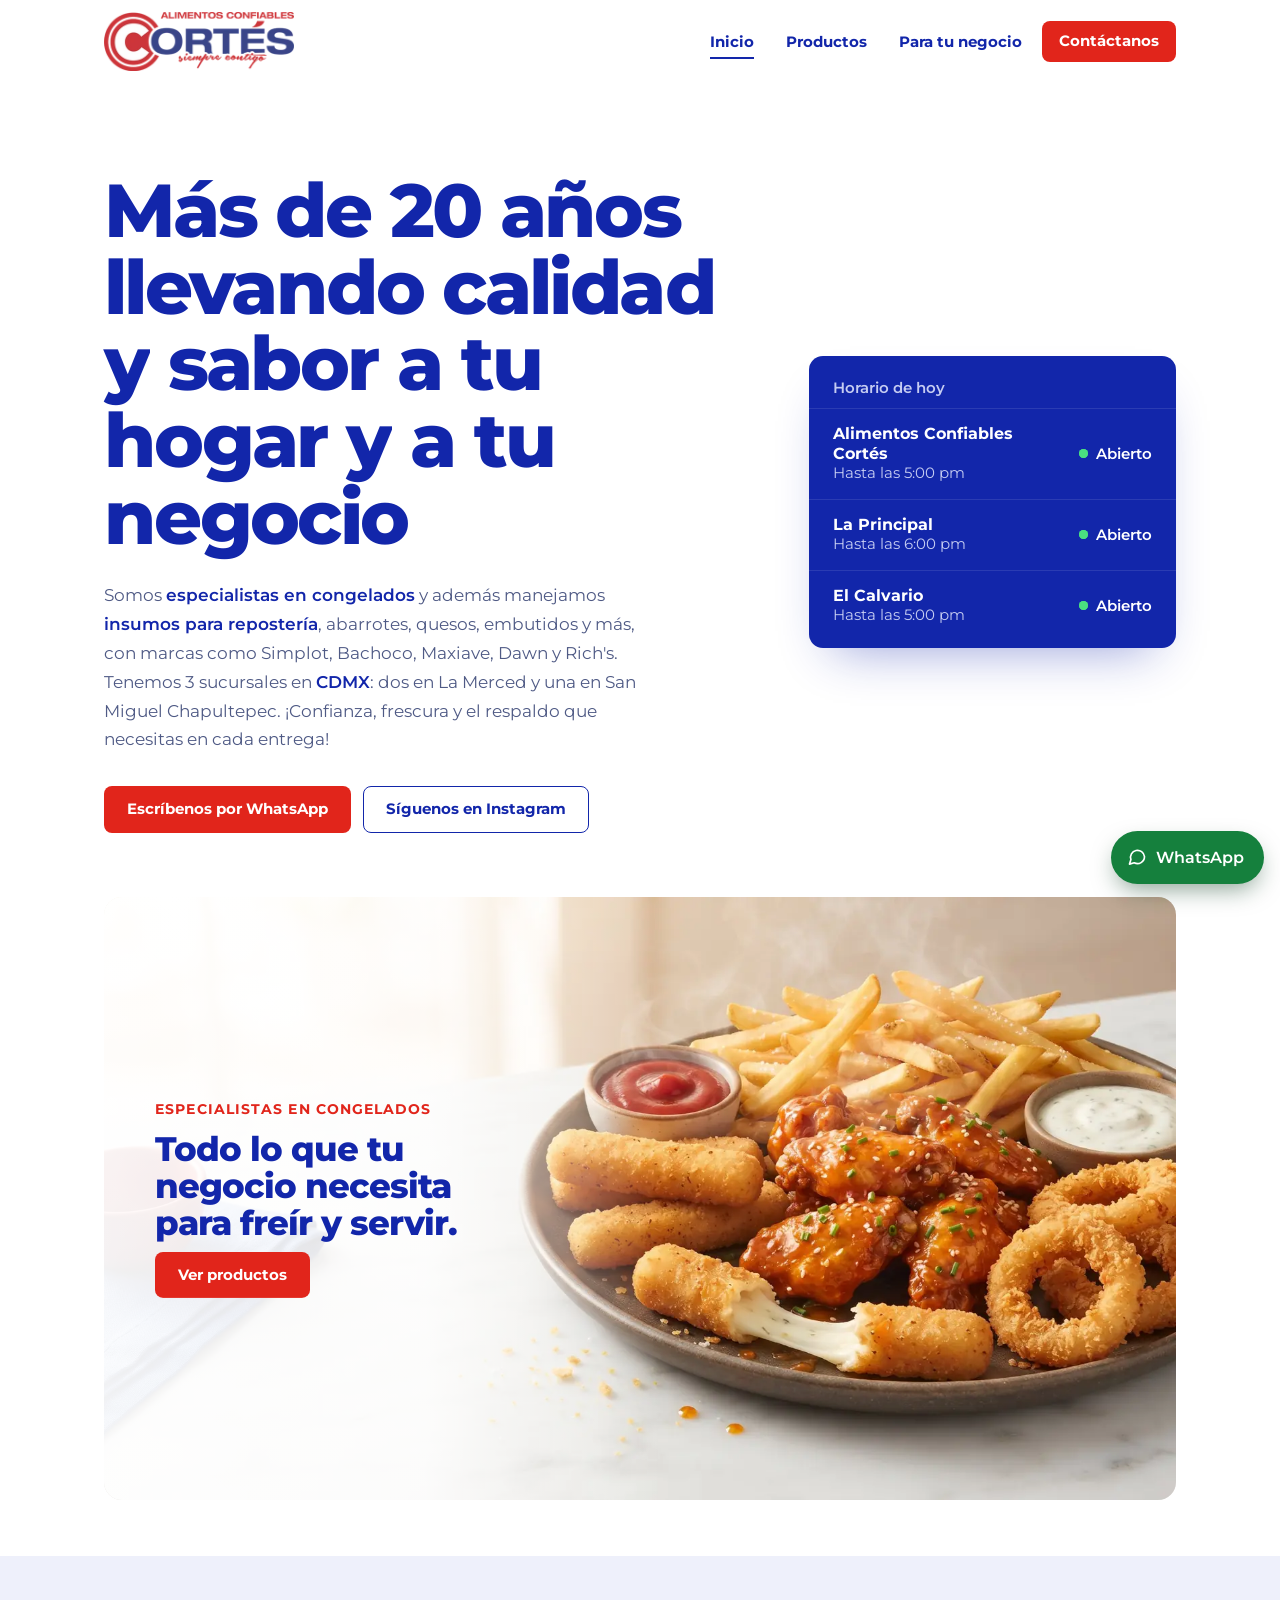
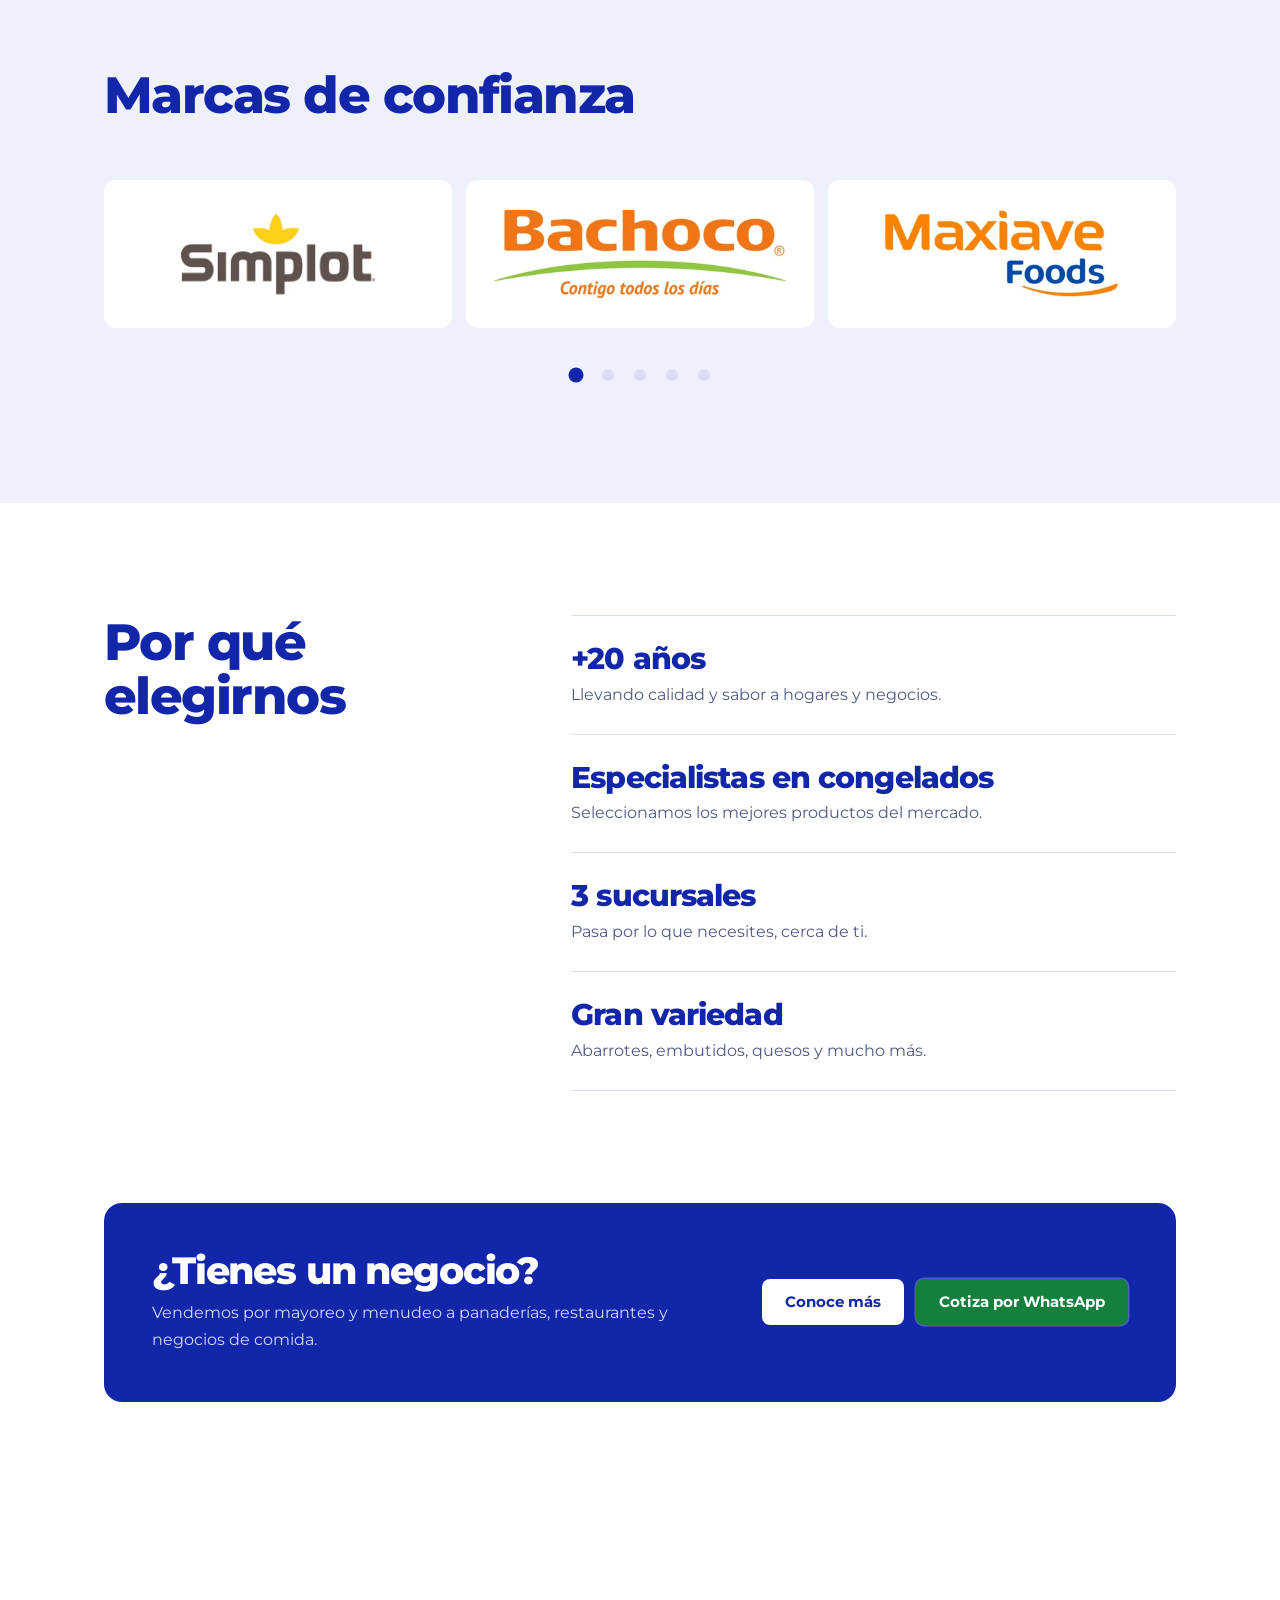
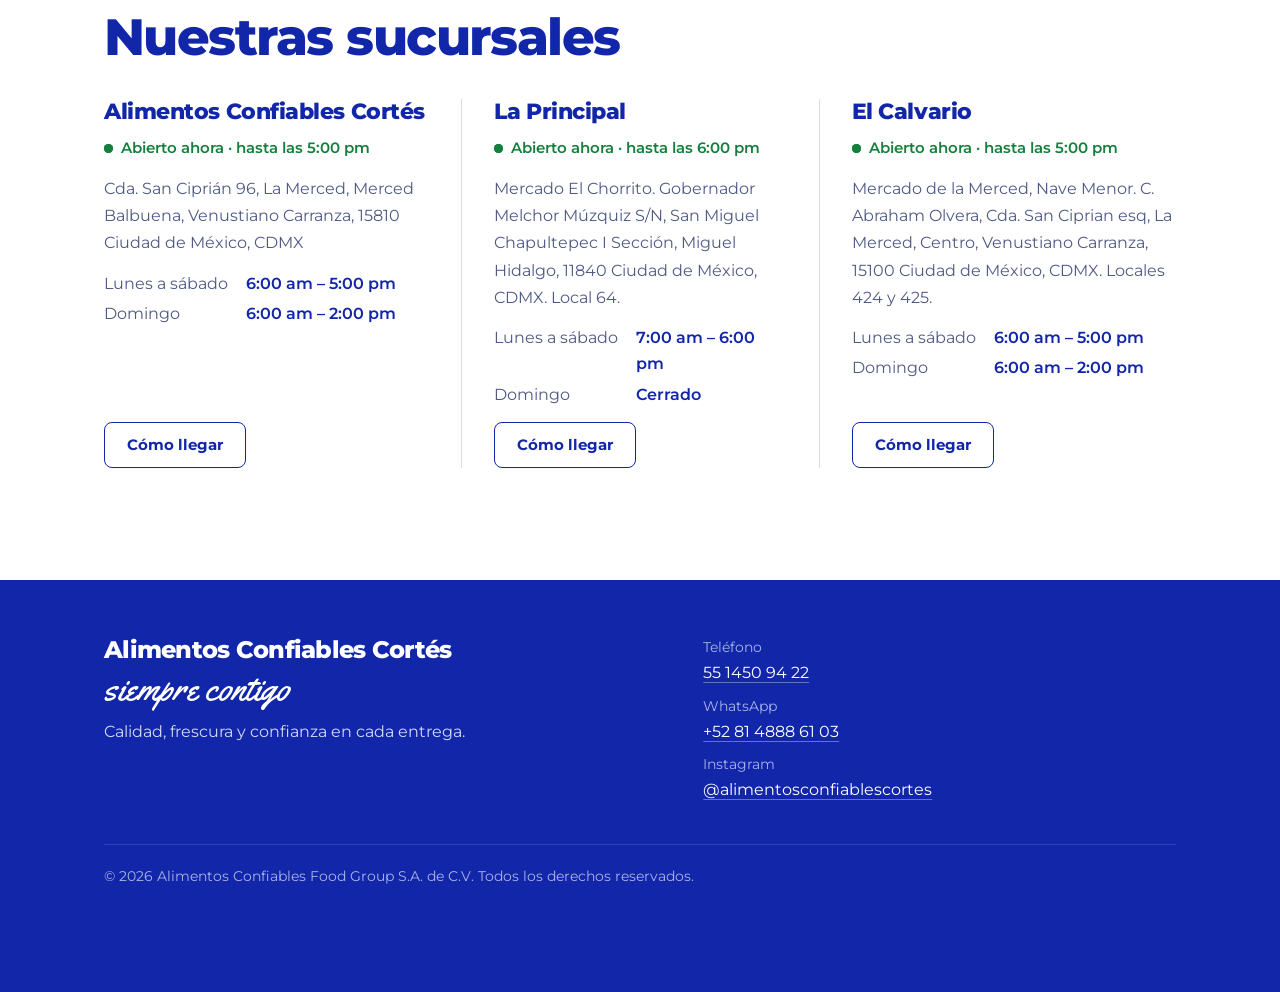
<file: index.html>
<!DOCTYPE html>
<html lang="es-MX">
<head>
<meta charset="utf-8">
<meta name="viewport" content="width=device-width, initial-scale=1, viewport-fit=cover">
<title>Alimentos Confiables Cortés | Congelados, Abarrotes y Repostería en CDMX</title>
<meta name="description" content="Más de 20 años como especialistas en congelados, abarrotes, insumos para repostería y más, con marcas como Simplot, Bachoco, Dawn y Rich's. 3 sucursales en CDMX: La Merced y San Miguel Chapultepec.">
<link rel="canonical" href="https://alimentosconfiables.com/">
<meta property="og:type" content="website">
<meta property="og:title" content="Alimentos Confiables Cortés | Congelados, Abarrotes y Repostería en CDMX">
<meta property="og:description" content="Más de 20 años como especialistas en congelados, abarrotes, insumos para repostería y más, con marcas como Simplot, Bachoco, Dawn y Rich's. 3 sucursales en CDMX: La Merced y San Miguel Chapultepec.">
<meta property="og:url" content="https://alimentosconfiables.com/">
<meta property="og:image" content="https://alimentosconfiables.com/og-image.png">
<meta property="og:image:width" content="1200">
<meta property="og:image:height" content="630">
<meta property="og:locale" content="es_MX">
<meta name="twitter:card" content="summary_large_image">
<script type="application/ld+json">
{
  "@context": "https://schema.org",
  "@type": "Organization",
  "name": "Alimentos Confiables Cortés",
  "legalName": "Alimentos Confiables Food Group S.A. de C.V.",
  "url": "https://alimentosconfiables.com/",
  "image": "https://alimentosconfiables.com/og-image.png",
  "telephone": "+52 55 1450 9422",
  "sameAs": ["https://www.instagram.com/alimentosconfiablescortes/"],
  "description": "Distribuidor de alimentos congelados, insumos para repostería y abarrotes en CDMX con más de 20 años de experiencia.",
  "brand": [
    {"@type": "Brand", "name": "Simplot"}, {"@type": "Brand", "name": "Bachoco"},
    {"@type": "Brand", "name": "Maxiave"}, {"@type": "Brand", "name": "Frios"},
    {"@type": "Brand", "name": "Rich's"}, {"@type": "Brand", "name": "Dawn"},
    {"@type": "Brand", "name": "Kowi"}, {"@type": "Brand", "name": "Frutimich"},
    {"@type": "Brand", "name": "Mr Wings"}, {"@type": "Brand", "name": "Bakalar"},
    {"@type": "Brand", "name": "La Cosecha"}, {"@type": "Brand", "name": "La Dueña"}
  ],
  "department": [
    {
      "@type": "GroceryStore",
      "name": "Alimentos Confiables Cortés - La Merced",
      "telephone": "+52 81 4888 6103",
      "address": {"@type": "PostalAddress", "streetAddress": "Cda. San Ciprián 96, Merced Balbuena", "addressLocality": "Venustiano Carranza", "addressRegion": "CDMX", "postalCode": "15810", "addressCountry": "MX"},
      "openingHoursSpecification": [
        {"@type": "OpeningHoursSpecification", "dayOfWeek": ["Monday","Tuesday","Wednesday","Thursday","Friday","Saturday"], "opens": "06:00", "closes": "17:00"},
        {"@type": "OpeningHoursSpecification", "dayOfWeek": "Sunday", "opens": "06:00", "closes": "14:00"}
      ]
    },
    {
      "@type": "GroceryStore",
      "name": "Alimentos Confiables Cortés - La Principal",
      "telephone": "+52 81 4888 6103",
      "address": {"@type": "PostalAddress", "streetAddress": "Mercado El Chorrito, Gobernador Melchor Múzquiz S/N, local 64, San Miguel Chapultepec I Sección", "addressLocality": "Miguel Hidalgo", "addressRegion": "CDMX", "postalCode": "11840", "addressCountry": "MX"},
      "openingHoursSpecification": [
        {"@type": "OpeningHoursSpecification", "dayOfWeek": ["Monday","Tuesday","Wednesday","Thursday","Friday","Saturday"], "opens": "07:00", "closes": "18:00"}
      ]
    },
    {
      "@type": "GroceryStore",
      "name": "Alimentos Confiables Cortés - El Calvario",
      "telephone": "+52 81 4888 6103",
      "address": {"@type": "PostalAddress", "streetAddress": "Mercado de la Merced, Nave Menor, C. Abraham Olvera esq. Cda. San Ciprián, locales 424 y 425", "addressLocality": "Venustiano Carranza", "addressRegion": "CDMX", "postalCode": "15100", "addressCountry": "MX"},
      "openingHoursSpecification": [
        {"@type": "OpeningHoursSpecification", "dayOfWeek": ["Monday","Tuesday","Wednesday","Thursday","Friday","Saturday"], "opens": "06:00", "closes": "17:00"},
        {"@type": "OpeningHoursSpecification", "dayOfWeek": "Sunday", "opens": "06:00", "closes": "14:00"}
      ]
    }
  ]
}
</script>
<meta name="theme-color" content="#ffffff">
<link rel="icon" type="image/png" href="[data-uri]">
<link rel="preconnect" href="https://fonts.googleapis.com">
<link rel="preconnect" href="https://fonts.gstatic.com" crossorigin>
<link href="https://fonts.googleapis.com/css2?family=Montserrat:wght@400..800&family=Yellowtail&display=swap" rel="stylesheet">
<link rel="stylesheet" href="estilos.css">
</head>
<body>
<header class="top" id="top"><div class="wrap bar">
  <a class="logo-link" href="/" aria-label="Ir al inicio"><img class="logo" alt="Alimentos Confiables Cortés, siempre contigo" src="logo.webp" width="400" height="124"></a>
  <button class="menu-btn" id="menuBtn" type="button" aria-expanded="false" aria-controls="nav">Menú</button>
  <nav class="nav" id="nav" aria-label="Principal">
    <a href="/" aria-current="page">Inicio</a>
    <a href="/productos">Productos</a>
    <a href="/negocios">Para tu negocio</a>
    <a class="btn sm" href="/contacto">Contáctanos</a>
  </nav>
</div></header>

<main>
<div class="hero" id="inicio"><div class="wrap">
  <div class="hero-grid">
    <div class="hero-copy">
      <h1><span class="w"><span style="--i:0">Más</span></span> <span class="w"><span style="--i:1">de</span></span> <span class="w"><span style="--i:2">20</span></span> <span class="w"><span style="--i:3">años</span></span> <span class="w"><span style="--i:4">llevando</span></span> <span class="w"><span style="--i:5">calidad</span></span> <span class="w"><span style="--i:6">y</span></span> <span class="w"><span style="--i:7">sabor</span></span> <span class="w"><span style="--i:8">a</span></span> <span class="w"><span style="--i:9">tu</span></span> <span class="w"><span style="--i:10">hogar</span></span> <span class="w"><span style="--i:11">y</span></span> <span class="w"><span style="--i:12">a</span></span> <span class="w"><span style="--i:13">tu</span></span> <span class="w"><span style="--i:14">negocio</span></span></h1>
      <p>Somos <strong>especialistas en congelados</strong> y además manejamos <strong>insumos para repostería</strong>, abarrotes, quesos, embutidos y más, con marcas como Simplot, Bachoco, Maxiave, Dawn y Rich's. Tenemos 3 sucursales en <strong>CDMX</strong>: dos en La Merced y una en San Miguel Chapultepec. ¡Confianza, frescura y el respaldo que necesitas en cada entrega!</p>
      <div class="ctas"><a class="btn" href="https://wa.me/528148886103?text=Hola%2C%20quiero%20informaci%C3%B3n%20de%20Alimentos%20Confiables%20Cort%C3%A9s." target="_blank" rel="noopener">Escríbenos por WhatsApp</a><a class="btn ghost" href="https://www.instagram.com/alimentosconfiablescortes/" target="_blank" rel="noopener">Síguenos en Instagram</a></div>
    </div>
    <aside class="board" aria-label="Horario de hoy">
      <h2>Horario de hoy</h2>
      <a class="row" href="#sucursales" data-b="0"><span class="nm">Alimentos Confiables Cortés</span><span class="hr">Ver horario y dirección</span><span class="st"></span></a>
      <a class="row" href="#sucursales" data-b="1"><span class="nm">La Principal</span><span class="hr">Ver horario y dirección</span><span class="st"></span></a>
      <a class="row" href="#sucursales" data-b="2"><span class="nm">El Calvario</span><span class="hr">Ver horario y dirección</span><span class="st"></span></a>
    </aside>
  </div>
  <figure class="feature">
    <img src="portada-comida.webp" width="1600" height="893" alt="Papas a la francesa, alitas, dedos de queso y aros de cebolla recién hechos" fetchpriority="high">
    <figcaption><span class="eyebrow">Especialistas en congelados</span><strong>Todo lo que tu negocio necesita para freír y servir.</strong><a class="btn" href="/productos">Ver productos</a></figcaption>
  </figure>
  <div class="ruler" aria-hidden="true"></div>
</div></div>

<section class="frost" id="marcas"><div class="wrap">
  <h2 class="sec-head">Marcas de confianza</h2>
  <div class="car" id="car" role="region" aria-roledescription="carrusel" aria-label="Marcas de confianza">
    <div class="viewport"><div class="track" id="track"><div class="slide"><div class="b"><img alt="Logo de Simplot" src="[data-uri]"></div><div class="b"><img alt="Logo de Bachoco" src="[data-uri]"></div><div class="b"><img alt="Logo de Maxiave" src="[data-uri]"></div></div><div class="slide"><div class="b"><img alt="Logo de Frios" src="[data-uri]"></div><div class="b"><img alt="Logo de Bakalar" src="[data-uri]"></div><div class="b"><img alt="Logo de La Cosecha" src="[data-uri]"></div></div><div class="slide"><div class="b"><img alt="Logo de Rich's" src="[data-uri]"></div><div class="b"><img alt="Logo de Dawn" src="[data-uri]"></div><div class="b"><img alt="Logo de Kowi" src="[data-uri]"></div></div><div class="slide"><div class="b"><img alt="Logo de Frutimich" src="[data-uri]"></div><div class="b"><img alt="Logo de Mr Wings" src="[data-uri]"></div><div class="b"><img alt="Logo de La Dueña" src="[data-uri]"></div></div><div class="slide last"><div class="b more"><div><span>+ muchas más</span><p>¿No ves la marca que buscas? Pregúntanos.</p><a class="btn light" href="https://wa.me/528148886103?text=Hola%2C%20quiero%20informaci%C3%B3n%20de%20Alimentos%20Confiables%20Cort%C3%A9s." target="_blank" rel="noopener">Escríbenos por WhatsApp</a></div></div></div></div></div>
    <div class="dots" id="dots"></div>
  </div>
</div></section>

<section><div class="wrap split">
  <h2>Por qué elegirnos</h2>
  <ul class="why">
    <li><strong>+20 años</strong><span>Llevando calidad y sabor a hogares y negocios.</span></li>
    <li><strong>Especialistas en congelados</strong><span>Seleccionamos los mejores productos del mercado.</span></li>
    <li><strong>3 sucursales</strong><span>Pasa por lo que necesites, cerca de ti.</span></li>
    <li><strong>Gran variedad</strong><span>Abarrotes, embutidos, quesos y mucho más.</span></li>
  </ul>
</div></section>

<section class="band-wrap"><div class="wrap"><div class="band">
  <div><h2>¿Tienes un negocio?</h2><p>Vendemos por mayoreo y menudeo a panaderías, restaurantes y negocios de comida.</p></div>
  <div class="band-btns"><a class="btn light" href="/negocios">Conoce más</a><a class="btn wa" href="https://wa.me/528148886103?text=Hola%2C%20tengo%20un%20negocio%20y%20quiero%20una%20cotizaci%C3%B3n%20de%20mayoreo." target="_blank" rel="noopener">Cotiza por WhatsApp</a></div>
</div></div></section>
<section id="sucursales"><div class="wrap">
  <h2 class="sec-head">Nuestras sucursales</h2>
  <div class="branches">
    <article class="branch"><h3>Alimentos Confiables Cortés</h3>
      <address>Cda. San Ciprián 96, La Merced, Merced Balbuena, Venustiano Carranza, 15810 Ciudad de México, CDMX</address>
      <dl><dt>Lunes a sábado</dt><dd>6:00 am – 5:00 pm</dd><dt>Domingo</dt><dd>6:00 am – 2:00 pm</dd></dl>
      <a class="btn ghost" href="https://www.google.com/maps/search/?api=1&amp;query=Cda.+San+Cipri%C3%A1n+96%2C+Merced+Balbuena%2C+Venustiano+Carranza%2C+15810+Ciudad+de+M%C3%A9xico" target="_blank" rel="noopener">Cómo llegar</a></article>
    <article class="branch"><h3>La Principal</h3>
      <address>Mercado El Chorrito. Gobernador Melchor Múzquiz S/N, San Miguel Chapultepec I Sección, Miguel Hidalgo, 11840 Ciudad de México, CDMX. Local 64.</address>
      <dl><dt>Lunes a sábado</dt><dd>7:00 am – 6:00 pm</dd><dt>Domingo</dt><dd>Cerrado</dd></dl>
      <a class="btn ghost" href="https://www.google.com/maps/search/?api=1&amp;query=Gobernador+Melchor+M%C3%BAzquiz%2C+San+Miguel+Chapultepec+I+Secci%C3%B3n%2C+11840+Ciudad+de+M%C3%A9xico" target="_blank" rel="noopener">Cómo llegar</a></article>
    <article class="branch"><h3>El Calvario</h3>
      <address>Mercado de la Merced, Nave Menor. C. Abraham Olvera, Cda. San Ciprian esq, La Merced, Centro, Venustiano Carranza, 15100 Ciudad de México, CDMX. Locales 424 y 425.</address>
      <dl><dt>Lunes a sábado</dt><dd>6:00 am – 5:00 pm</dd><dt>Domingo</dt><dd>6:00 am – 2:00 pm</dd></dl>
      <a class="btn ghost" href="https://www.google.com/maps/search/?api=1&amp;query=Mercado+de+la+Merced+Nave+Menor+C.+Abraham+Olvera+La+Merced+Venustiano+Carranza+15100+Ciudad+de+M%C3%A9xico" target="_blank" rel="noopener">Cómo llegar</a></article>
  </div>
</div></section>
</main>

<footer><div class="wrap">
  <div class="grid">
    <div><div class="fname">Alimentos Confiables Cortés</div><p class="sig">siempre contigo</p><p>Calidad, frescura y confianza en cada entrega.</p></div>
    <ul>
      <li><span>Teléfono</span><a href="tel:+525514509422">55 1450 94 22</a></li>
      <li><span>WhatsApp</span><a href="https://wa.me/528148886103?text=Hola%2C%20quiero%20informaci%C3%B3n%20de%20Alimentos%20Confiables%20Cort%C3%A9s." target="_blank" rel="noopener">+52 81 4888 61 03</a></li>
      <li><span>Instagram</span><a href="https://www.instagram.com/alimentosconfiablescortes/" target="_blank" rel="noopener">@alimentosconfiablescortes</a></li>
    </ul>
  </div>
  <small>© 2026 Alimentos Confiables Food Group S.A. de C.V. Todos los derechos reservados.</small>
</div></footer>
<a class="wa-float" href="https://wa.me/528148886103?text=Hola%2C%20quiero%20informaci%C3%B3n%20de%20Alimentos%20Confiables%20Cort%C3%A9s." target="_blank" rel="noopener" aria-label="Escríbenos por WhatsApp"><svg viewBox="0 0 24 24" fill="none" stroke="currentColor" stroke-width="2" stroke-linecap="round" stroke-linejoin="round" aria-hidden="true"><path d="M21 11.5a8.4 8.4 0 0 1-12.4 7.4L3 20.5l1.7-5.4A8.4 8.4 0 1 1 21 11.5Z"/></svg>WhatsApp</a>
<script src="sitio.js"></script>
</body>
</html>
</file>
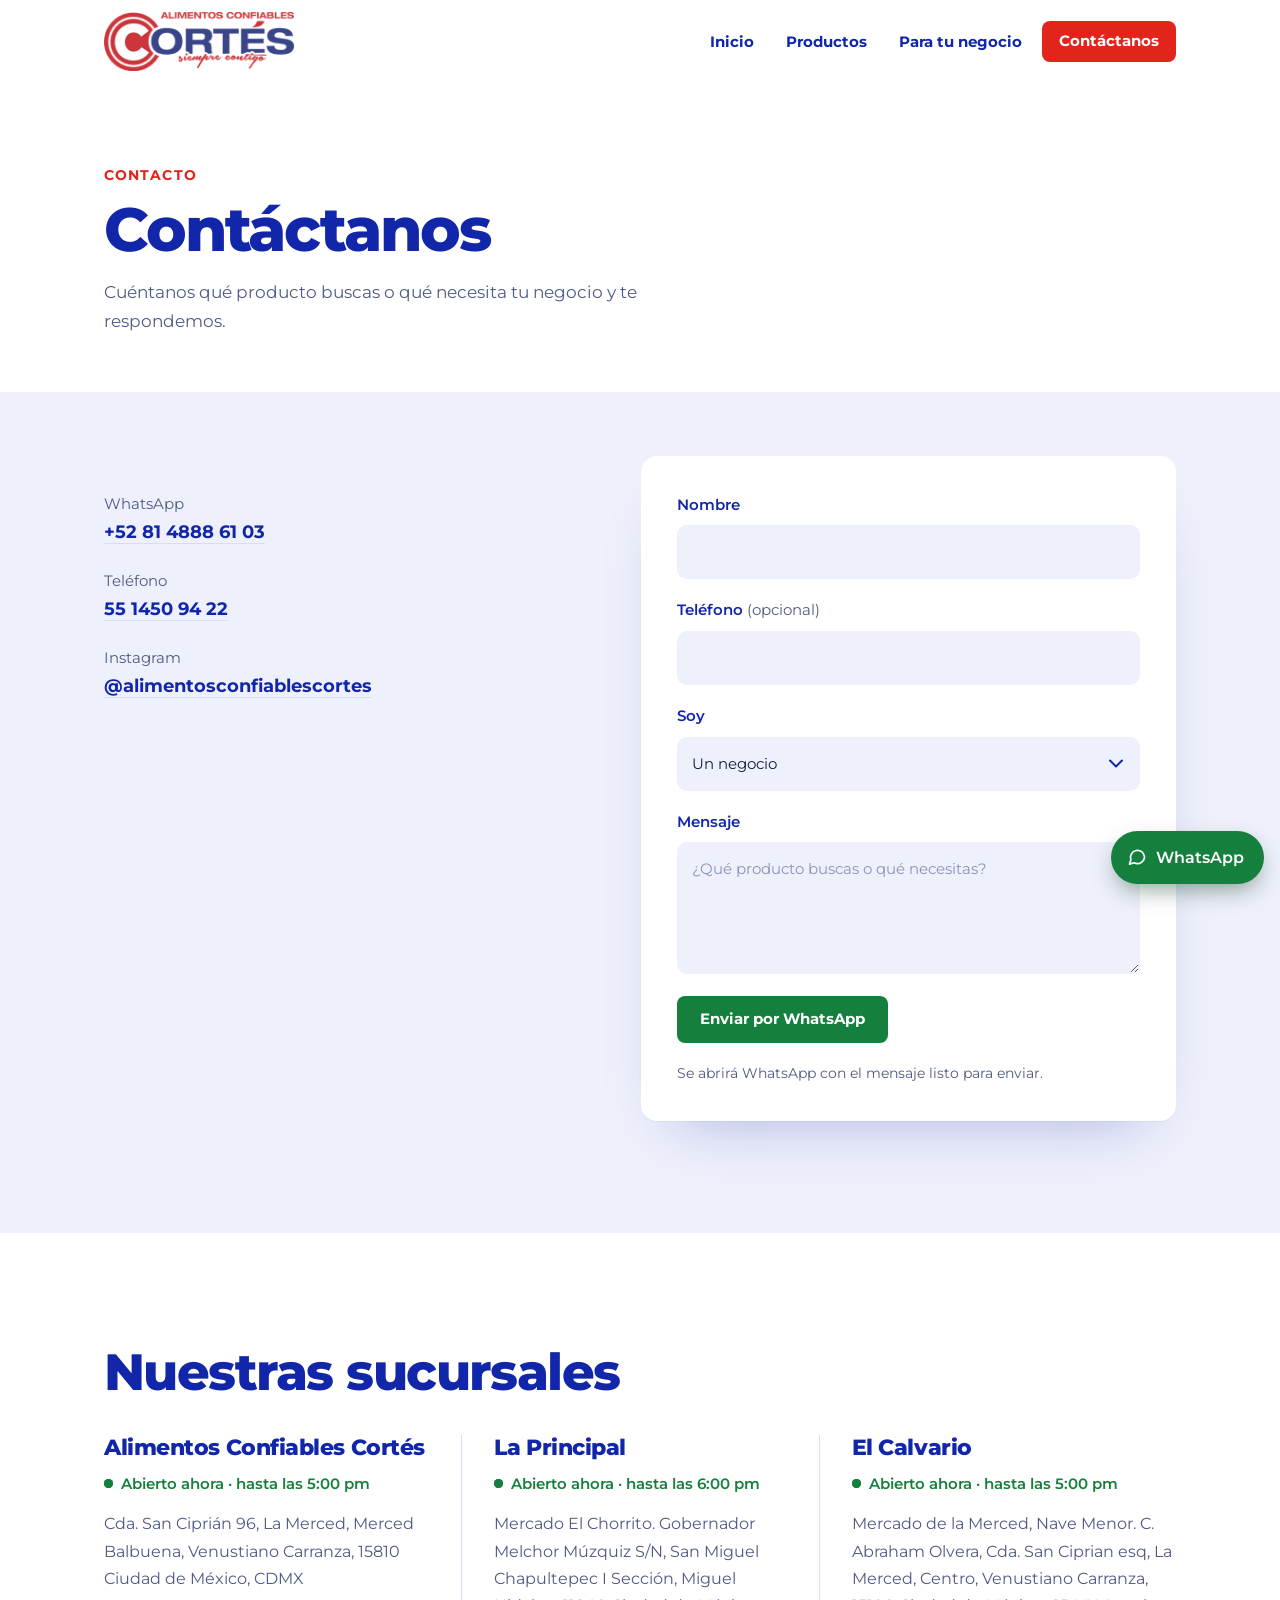
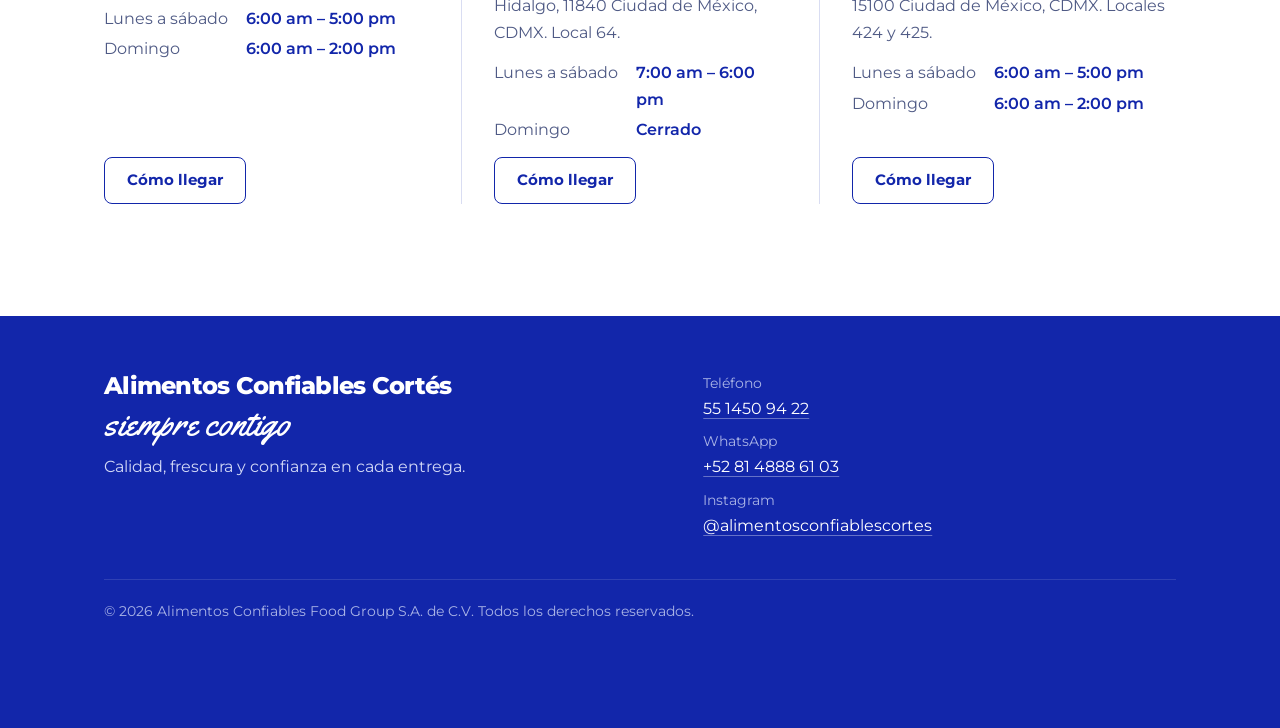
<file: contacto.html>
<!DOCTYPE html>
<html lang="es-MX">
<head>
<meta charset="utf-8">
<meta name="viewport" content="width=device-width, initial-scale=1, viewport-fit=cover">
<title>Contacto y sucursales | Alimentos Confiables Cortés</title>
<meta name="description" content="Escríbenos por WhatsApp, llámanos o visítanos en nuestras 3 sucursales en CDMX: La Merced y Mercado El Chorrito en San Miguel Chapultepec.">
<link rel="canonical" href="https://alimentosconfiables.com/contacto">
<meta property="og:type" content="website">
<meta property="og:title" content="Contacto y sucursales | Alimentos Confiables Cortés">
<meta property="og:description" content="Escríbenos por WhatsApp, llámanos o visítanos en nuestras 3 sucursales en CDMX: La Merced y Mercado El Chorrito en San Miguel Chapultepec.">
<meta property="og:url" content="https://alimentosconfiables.com/contacto">
<meta property="og:image" content="https://alimentosconfiables.com/og-image.png">
<meta property="og:image:width" content="1200">
<meta property="og:image:height" content="630">
<meta property="og:locale" content="es_MX">
<meta name="twitter:card" content="summary_large_image">
<meta name="theme-color" content="#ffffff">
<link rel="icon" type="image/png" href="[data-uri]">
<link rel="preconnect" href="https://fonts.googleapis.com">
<link rel="preconnect" href="https://fonts.gstatic.com" crossorigin>
<link href="https://fonts.googleapis.com/css2?family=Montserrat:wght@400..800&family=Yellowtail&display=swap" rel="stylesheet">
<link rel="stylesheet" href="estilos.css">
</head>
<body>
<header class="top" id="top"><div class="wrap bar">
  <a class="logo-link" href="/" aria-label="Ir al inicio"><img class="logo" alt="Alimentos Confiables Cortés, siempre contigo" src="logo.webp" width="400" height="124"></a>
  <button class="menu-btn" id="menuBtn" type="button" aria-expanded="false" aria-controls="nav">Menú</button>
  <nav class="nav" id="nav" aria-label="Principal">
    <a href="/">Inicio</a>
    <a href="/productos">Productos</a>
    <a href="/negocios">Para tu negocio</a>
    <a class="btn sm" href="/contacto" aria-current="page">Contáctanos</a>
  </nav>
</div></header>

<main>
<div class="page-head"><div class="wrap">
  <span class="eyebrow">Contacto</span>
  <h1>Contáctanos</h1>
  <p>Cuéntanos qué producto buscas o qué necesita tu negocio y te respondemos.</p>
</div></div>
<section class="frost tight-top" id="contacto"><div class="wrap contact">
  <div class="contact-info">
    <ul class="contact-list">
      <li><span>WhatsApp</span><a href="https://wa.me/528148886103?text=Hola%2C%20quiero%20informaci%C3%B3n%20de%20Alimentos%20Confiables%20Cort%C3%A9s." target="_blank" rel="noopener">+52 81 4888 61 03</a></li>
      <li><span>Teléfono</span><a href="tel:+525514509422">55 1450 94 22</a></li>
      <li><span>Instagram</span><a href="https://www.instagram.com/alimentosconfiablescortes/" target="_blank" rel="noopener">@alimentosconfiablescortes</a></li>
    </ul>
  </div>
  <form class="contact-form" id="contactForm">
    <label>Nombre<input name="nombre" type="text" autocomplete="name" required></label>
    <label><span>Teléfono <small>(opcional)</small></span><input name="telefono" type="tel" autocomplete="tel"></label>
    <label>Soy
      <select name="tipo"><option value="negocio">Un negocio</option><option value="cliente particular">Cliente particular</option></select>
    </label>
    <label>Mensaje<textarea name="mensaje" required placeholder="¿Qué producto buscas o qué necesitas?"></textarea></label>
    <div class="form-actions">
      <button class="btn wa" id="sendWa" type="submit">Enviar por WhatsApp</button>
    </div>
    <p class="form-note">Se abrirá WhatsApp con el mensaje listo para enviar.</p>
  </form>
</div></section>

<section id="sucursales"><div class="wrap">
  <h2 class="sec-head">Nuestras sucursales</h2>
  <div class="branches">
    <article class="branch"><h3>Alimentos Confiables Cortés</h3>
      <address>Cda. San Ciprián 96, La Merced, Merced Balbuena, Venustiano Carranza, 15810 Ciudad de México, CDMX</address>
      <dl><dt>Lunes a sábado</dt><dd>6:00 am – 5:00 pm</dd><dt>Domingo</dt><dd>6:00 am – 2:00 pm</dd></dl>
      <a class="btn ghost" href="https://www.google.com/maps/search/?api=1&amp;query=Cda.+San+Cipri%C3%A1n+96%2C+Merced+Balbuena%2C+Venustiano+Carranza%2C+15810+Ciudad+de+M%C3%A9xico" target="_blank" rel="noopener">Cómo llegar</a></article>
    <article class="branch"><h3>La Principal</h3>
      <address>Mercado El Chorrito. Gobernador Melchor Múzquiz S/N, San Miguel Chapultepec I Sección, Miguel Hidalgo, 11840 Ciudad de México, CDMX. Local 64.</address>
      <dl><dt>Lunes a sábado</dt><dd>7:00 am – 6:00 pm</dd><dt>Domingo</dt><dd>Cerrado</dd></dl>
      <a class="btn ghost" href="https://www.google.com/maps/search/?api=1&amp;query=Gobernador+Melchor+M%C3%BAzquiz%2C+San+Miguel+Chapultepec+I+Secci%C3%B3n%2C+11840+Ciudad+de+M%C3%A9xico" target="_blank" rel="noopener">Cómo llegar</a></article>
    <article class="branch"><h3>El Calvario</h3>
      <address>Mercado de la Merced, Nave Menor. C. Abraham Olvera, Cda. San Ciprian esq, La Merced, Centro, Venustiano Carranza, 15100 Ciudad de México, CDMX. Locales 424 y 425.</address>
      <dl><dt>Lunes a sábado</dt><dd>6:00 am – 5:00 pm</dd><dt>Domingo</dt><dd>6:00 am – 2:00 pm</dd></dl>
      <a class="btn ghost" href="https://www.google.com/maps/search/?api=1&amp;query=Mercado+de+la+Merced+Nave+Menor+C.+Abraham+Olvera+La+Merced+Venustiano+Carranza+15100+Ciudad+de+M%C3%A9xico" target="_blank" rel="noopener">Cómo llegar</a></article>
  </div>
</div></section>
</main>

<footer><div class="wrap">
  <div class="grid">
    <div><div class="fname">Alimentos Confiables Cortés</div><p class="sig">siempre contigo</p><p>Calidad, frescura y confianza en cada entrega.</p></div>
    <ul>
      <li><span>Teléfono</span><a href="tel:+525514509422">55 1450 94 22</a></li>
      <li><span>WhatsApp</span><a href="https://wa.me/528148886103?text=Hola%2C%20quiero%20informaci%C3%B3n%20de%20Alimentos%20Confiables%20Cort%C3%A9s." target="_blank" rel="noopener">+52 81 4888 61 03</a></li>
      <li><span>Instagram</span><a href="https://www.instagram.com/alimentosconfiablescortes/" target="_blank" rel="noopener">@alimentosconfiablescortes</a></li>
    </ul>
  </div>
  <small>© 2026 Alimentos Confiables Food Group S.A. de C.V. Todos los derechos reservados.</small>
</div></footer>
<a class="wa-float" href="https://wa.me/528148886103?text=Hola%2C%20quiero%20informaci%C3%B3n%20de%20Alimentos%20Confiables%20Cort%C3%A9s." target="_blank" rel="noopener" aria-label="Escríbenos por WhatsApp"><svg viewBox="0 0 24 24" fill="none" stroke="currentColor" stroke-width="2" stroke-linecap="round" stroke-linejoin="round" aria-hidden="true"><path d="M21 11.5a8.4 8.4 0 0 1-12.4 7.4L3 20.5l1.7-5.4A8.4 8.4 0 1 1 21 11.5Z"/></svg>WhatsApp</a>
<script src="sitio.js"></script>
</body>
</html>
</file>
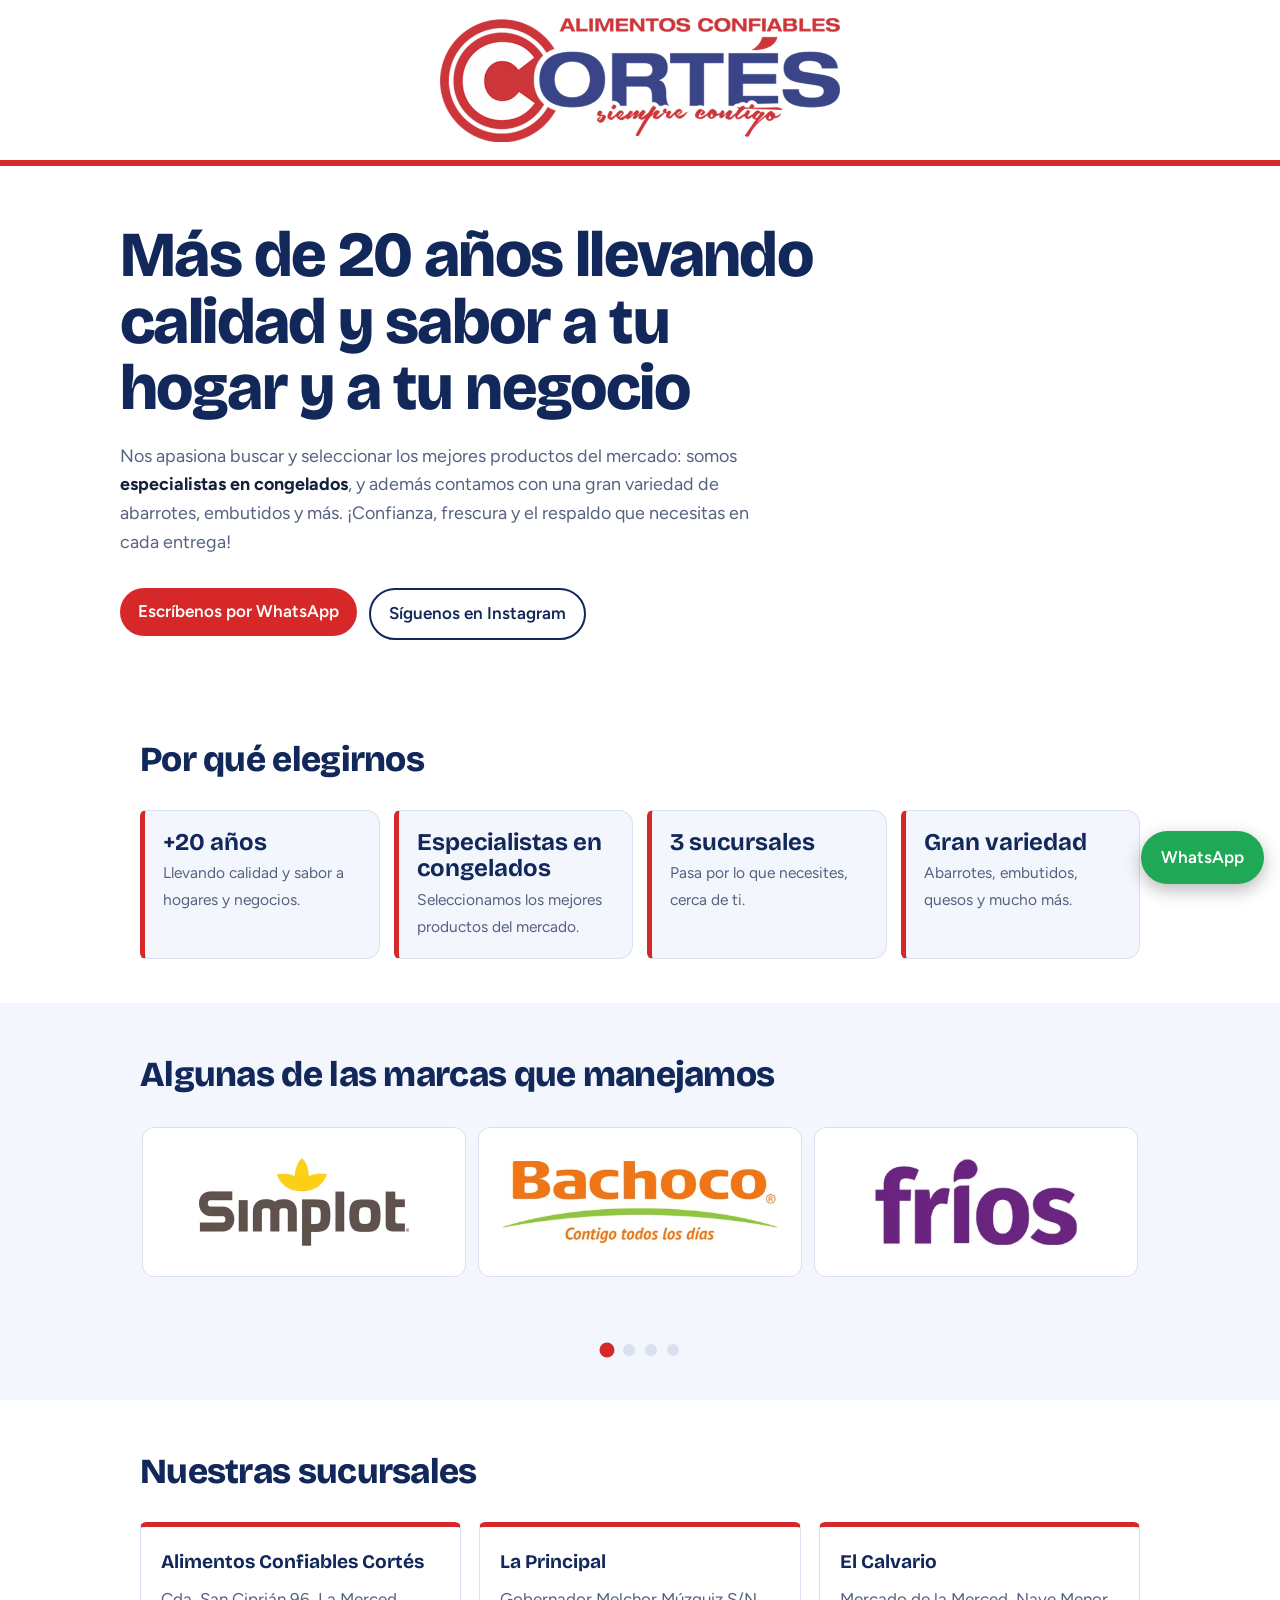
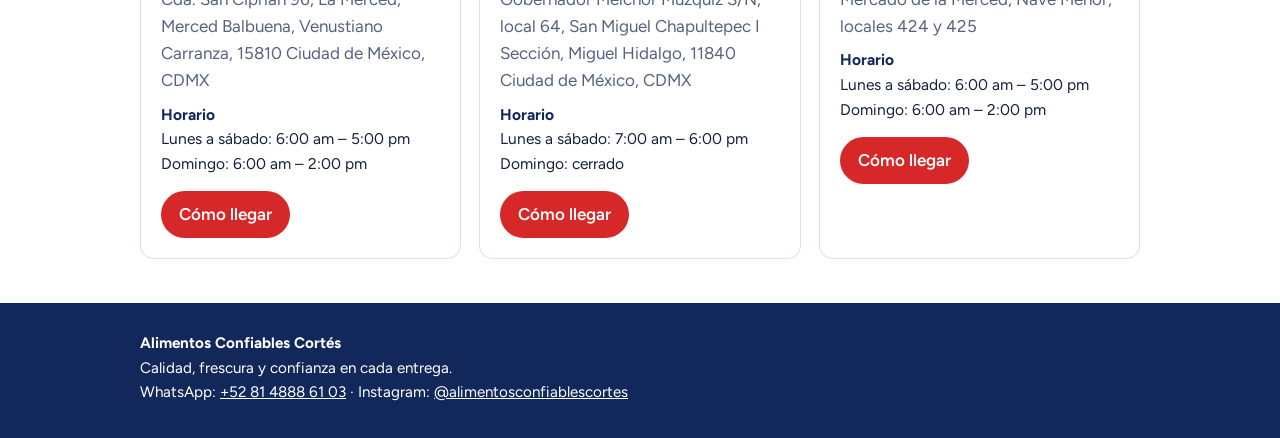
<file: index_1.html>
<!DOCTYPE html>
<html lang="es-MX">
<head>
<meta charset="utf-8">
<meta name="viewport" content="width=device-width, initial-scale=1, viewport-fit=cover">
<meta name="description" content="Más de 20 años llevando calidad y sabor a tu hogar y a tu negocio. Especialistas en congelados, abarrotes, embutidos y más. 3 sucursales en CDMX.">
<meta property="og:title" content="Alimentos Confiables Cortés">
<meta property="og:description" content="Más de 20 años llevando calidad y sabor a tu hogar y a tu negocio. Especialistas en congelados, abarrotes, embutidos y más. 3 sucursales en CDMX.">
<meta property="og:type" content="website">
<meta name="theme-color" content="#d62828">
<link rel="icon" type="image/png" href="[data-uri]">
<title>Alimentos Confiables Cortés</title>
<link rel="preconnect" href="https://fonts.googleapis.com">
<link href="https://fonts.googleapis.com/css2?family=Bricolage+Grotesque:wght@600;800&family=Figtree:wght@400;600&display=swap" rel="stylesheet">
<style>
:root{
  --red:#d62828;--navy:#12285a;--blue:#1f4fb4;
  --bg:#ffffff;--surface:#f3f6fc;--text:#14213d;--muted:#55627f;--line:#d9e0ef;
  --display:"Bricolage Grotesque","Arial Black",Impact,sans-serif;
  --body:"Figtree",system-ui,-apple-system,"Segoe UI",Roboto,sans-serif;
  box-sizing:border-box;padding-top:env(safe-area-inset-top,0px);padding-bottom:env(safe-area-inset-bottom,0px);
}
@media (prefers-color-scheme:dark){:root:not([data-theme="light"]){
  --red:#ef4444;--navy:#dbe6ff;--blue:#7aa2ff;--bg:#0e1426;--surface:#17203a;--text:#e8edfb;--muted:#9aa8c9;--line:#2a3558;color-scheme:dark}}
:root[data-theme="dark"]{--red:#ef4444;--navy:#dbe6ff;--blue:#7aa2ff;--bg:#0e1426;--surface:#17203a;--text:#e8edfb;--muted:#9aa8c9;--line:#2a3558;color-scheme:dark}
*,*::before,*::after{box-sizing:inherit}
body{margin:0;background:var(--bg);color:var(--text);font-family:var(--body);font-size:17px;line-height:1.6}
a{color:inherit}
:focus-visible{outline:3px solid var(--blue);outline-offset:2px}
.wrap{max-width:1040px;margin:0 auto;padding:0 20px}
header.top{background:#fff;border-bottom:6px solid var(--red)}
header.top .wrap{padding-top:18px;padding-bottom:18px}
.logo{display:block;width:min(100%,400px);height:auto;margin:0 auto}
.brand{font-family:var(--display);font-weight:800;font-size:1.25rem;letter-spacing:-.01em;line-height:1.1}
.hero{padding:56px 0 48px}
h1{font-family:var(--display);font-weight:800;font-size:clamp(2.2rem,6.5vw,4rem);line-height:1.04;letter-spacing:-.025em;margin:0 0 20px;color:var(--navy);max-width:18ch}
.hero p{max-width:58ch;color:var(--muted);margin:0;font-size:1.12rem}
.hero strong{color:var(--text)}
section{padding:44px 0}
section.alt{background:var(--surface)}
h2{font-family:var(--display);font-weight:800;font-size:clamp(1.6rem,4vw,2.2rem);letter-spacing:-.02em;margin:0 0 22px;color:var(--navy)}
.car{position:relative}
.viewport{overflow:hidden;border-radius:14px}
.track{display:flex;transition:transform .7s ease}
.slide{flex:0 0 100%;display:grid;grid-template-columns:repeat(3,1fr);gap:12px;padding:2px}
.slide .b{background:#fff;border:1px solid var(--line);border-radius:12px;height:clamp(96px,22vw,150px);display:flex;align-items:center;justify-content:center;padding:clamp(10px,3vw,24px)}
.slide img{max-width:100%;max-height:100%;object-fit:contain}
.slide .b span{font-family:var(--display);font-weight:800;font-size:clamp(1rem,3.4vw,1.6rem);color:#12285a}
.slide.last{grid-template-columns:1fr}
.slide .b.more{height:auto;min-height:clamp(96px,22vw,150px);text-align:center;background:var(--navy);border-color:var(--navy)}
.slide .b.more span{color:var(--bg);font-size:clamp(1.4rem,5vw,2.2rem)}
.slide .b.more p{margin:6px 0 14px;color:var(--bg);opacity:.9;font-size:.98rem}
.slide .b.more .btn{margin:0}
.more-line{margin:18px 0 0;color:var(--muted);text-align:center}
.ctas{display:flex;flex-wrap:wrap;gap:12px;margin-top:26px}
.btn.alt{background:transparent;color:var(--navy);border:2px solid var(--navy)}
footer a{text-decoration:underline}
.dots{display:flex;justify-content:center;gap:10px;margin-top:16px}
.dots button{width:12px;height:12px;border-radius:50%;border:0;padding:0;background:var(--line);cursor:pointer}
.dots button[aria-current="true"]{background:var(--red);transform:scale(1.25)}
@media (prefers-reduced-motion:reduce){.track{transition:none}}
.two{display:grid;grid-template-columns:repeat(auto-fit,minmax(290px,1fr));gap:18px}
.card{background:var(--bg);border:1px solid var(--line);border-top:5px solid var(--red);border-radius:6px 6px 14px 14px;padding:20px;display:flex;flex-direction:column;gap:8px}
.card h3{font-family:var(--display);margin:0;color:var(--navy);font-size:1.2rem}
.card p{margin:0;color:var(--muted)}
.btn{align-self:flex-start;margin-top:6px;display:inline-block;background:var(--red);color:#fff;font-weight:600;text-decoration:none;padding:10px 18px;border-radius:999px}
.hrs{color:var(--text)!important;font-size:.97rem}
.hrs strong{color:var(--navy)}
.why{list-style:none;margin:0;padding:0;display:grid;grid-template-columns:repeat(auto-fit,minmax(220px,1fr));gap:14px}
.why li{background:var(--surface);border:1px solid var(--line);border-left:5px solid var(--red);border-radius:6px 14px 14px 6px;padding:18px}
.why strong{display:block;font-family:var(--display);font-size:1.5rem;color:var(--navy);line-height:1.1;margin-bottom:4px}
.why span{color:var(--muted);font-size:.97rem}
.wa-float{position:fixed;right:16px;bottom:calc(16px + env(safe-area-inset-bottom,0px));background:#1fa855;color:#fff;text-decoration:none;font-weight:600;padding:13px 20px;border-radius:999px;box-shadow:0 6px 18px rgba(0,0,0,.28);z-index:20}
footer{background:var(--navy);color:var(--bg);padding:28px 0 34px;font-size:.95rem}
</style>
</head>
<body>
<header class="top"><div class="wrap">
  <img class="logo" alt="Alimentos Confiables Cortés, siempre contigo" src="[data-uri]">
</div></header>

<main>
<div class="wrap hero">
  <h1>Más de 20 años llevando calidad y sabor a tu hogar y a tu negocio</h1>
  <p>Nos apasiona buscar y seleccionar los mejores productos del mercado: somos <strong>especialistas en congelados</strong>, y además contamos con una gran variedad de abarrotes, embutidos y más. ¡Confianza, frescura y el respaldo que necesitas en cada entrega!</p>
  <div class="ctas"><a class="btn" href="https://wa.me/528148886103?text=Hola%2C%20quiero%20informaci%C3%B3n%20de%20Alimentos%20Confiables%20Cort%C3%A9s." target="_blank" rel="noopener">Escríbenos por WhatsApp</a><a class="btn alt" href="https://www.instagram.com/alimentosconfiablescortes/" target="_blank" rel="noopener">Síguenos en Instagram</a></div>
</div>

<section><div class="wrap">
  <h2>Por qué elegirnos</h2>
  <ul class="why">
    <li><strong>+20 años</strong><span>Llevando calidad y sabor a hogares y negocios.</span></li>
    <li><strong>Especialistas en congelados</strong><span>Seleccionamos los mejores productos del mercado.</span></li>
    <li><strong>3 sucursales</strong><span>Pasa por lo que necesites, cerca de ti.</span></li>
    <li><strong>Gran variedad</strong><span>Abarrotes, embutidos, quesos y mucho más.</span></li>
  </ul>
</div></section>

<section class="alt"><div class="wrap">
  <h2>Algunas de las marcas que manejamos</h2>
  <div class="car" id="car" role="region" aria-roledescription="carrusel" aria-label="Algunas de las marcas que manejamos">
    <div class="viewport"><div class="track" id="track"><div class="slide"><div class="b"><img alt="Simplot" src="[data-uri]"></div><div class="b"><img alt="Bachoco" src="[data-uri]"></div><div class="b"><img alt="Frios" src="[data-uri]"></div></div><div class="slide"><div class="b"><img alt="Rich's" src="[data-uri]"></div><div class="b"><img alt="Dawn" src="[data-uri]"></div><div class="b"><img alt="Kowi" src="[data-uri]"></div></div><div class="slide"><div class="b"><img alt="Frutimich" src="[data-uri]"></div><div class="b"><img alt="Mr Wings" src="[data-uri]"></div><div class="b"><img alt="Maxiave Foods" src="[data-uri]"></div></div><div class="slide last"><div class="b more"><div><span>+ muchas más</span><p>¿No ves la marca que buscas? Pregúntanos.</p><a class="btn" href="https://wa.me/528148886103?text=Hola%2C%20quiero%20informaci%C3%B3n%20de%20Alimentos%20Confiables%20Cort%C3%A9s." target="_blank" rel="noopener">Escríbenos por WhatsApp</a></div></div></div></div></div>
    <div class="dots" id="dots"></div>
  </div>
  
</div></section>

<section><div class="wrap">
  <h2>Nuestras sucursales</h2>
  <div class="two">
    <div class="card"><h3>Alimentos Confiables Cortés</h3>
      <p>Cda. San Ciprián 96, La Merced, Merced Balbuena, Venustiano Carranza, 15810 Ciudad de México, CDMX</p>
      <p class="hrs"><strong>Horario</strong><br>Lunes a sábado: 6:00 am – 5:00 pm<br>Domingo: 6:00 am – 2:00 pm</p>
      <a class="btn" href="https://www.google.com/maps/search/?api=1&query=Cda.+San+Cipri%C3%A1n+96%2C+Merced+Balbuena%2C+Venustiano+Carranza%2C+15810+Ciudad+de+M%C3%A9xico" target="_blank" rel="noopener">Cómo llegar</a></div>
    <div class="card"><h3>La Principal</h3>
      <p>Gobernador Melchor Múzquiz S/N, local 64, San Miguel Chapultepec I Sección, Miguel Hidalgo, 11840 Ciudad de México, CDMX</p>
      <p class="hrs"><strong>Horario</strong><br>Lunes a sábado: 7:00 am – 6:00 pm<br>Domingo: cerrado</p>
      <a class="btn" href="https://www.google.com/maps/search/?api=1&query=Gobernador+Melchor+M%C3%BAzquiz%2C+San+Miguel+Chapultepec+I+Secci%C3%B3n%2C+11840+Ciudad+de+M%C3%A9xico" target="_blank" rel="noopener">Cómo llegar</a></div>
    <div class="card"><h3>El Calvario</h3>
      <p>Mercado de la Merced, Nave Menor, locales 424 y 425</p>
      <p class="hrs"><strong>Horario</strong><br>Lunes a sábado: 6:00 am – 5:00 pm<br>Domingo: 6:00 am – 2:00 pm</p>
      <a class="btn" href="https://www.google.com/maps/search/?api=1&query=Mercado+de+la+Merced+Nave+Menor%2C+Ciudad+de+M%C3%A9xico" target="_blank" rel="noopener">Cómo llegar</a></div>
  </div>
</div></section>
</main>

<footer><div class="wrap">
  <strong>Alimentos Confiables Cortés</strong><br>Calidad, frescura y confianza en cada entrega.<br>WhatsApp: <a href="https://wa.me/528148886103?text=Hola%2C%20quiero%20informaci%C3%B3n%20de%20Alimentos%20Confiables%20Cort%C3%A9s." target="_blank" rel="noopener">+52 81 4888 61 03</a> · Instagram: <a href="https://www.instagram.com/alimentosconfiablescortes/" target="_blank" rel="noopener">@alimentosconfiablescortes</a>
</div></footer>
<a class="wa-float" href="https://wa.me/528148886103?text=Hola%2C%20quiero%20informaci%C3%B3n%20de%20Alimentos%20Confiables%20Cort%C3%A9s." target="_blank" rel="noopener" aria-label="Escríbenos por WhatsApp">WhatsApp</a>
<script>
(function(){
  var track=document.getElementById("track"),dotsEl=document.getElementById("dots"),car=document.getElementById("car");
  var real=track.children.length;
  track.appendChild(track.children[0].cloneNode(true)); // clon para el loop continuo
  var i=0,timer=null,reduce=window.matchMedia("(prefers-reduced-motion: reduce)").matches;
  var dots=[];
  for(var d=0;d<real;d++){(function(d){var b=document.createElement("button");b.type="button";b.setAttribute("aria-label","Ir al grupo "+(d+1));b.onclick=function(){go(d);restart()};dotsEl.appendChild(b);dots.push(b)})(d)}
  function mark(){dots.forEach(function(b,n){b.setAttribute("aria-current",n===i%real)})}
  function go(n){track.style.transition="";i=n;track.style.transform="translateX(-"+(i*100)+"%)";mark()}
  function next(){
    i++;track.style.transform="translateX(-"+(i*100)+"%)";mark();
    if(i===real){setTimeout(function(){track.style.transition="none";i=0;track.style.transform="translateX(0)";void track.offsetWidth;track.style.transition=""},750)}
  }
  function start(){if(!reduce&&!timer)timer=setInterval(next,3500)}
  function stop(){clearInterval(timer);timer=null}
  function restart(){stop();start()}
  car.addEventListener("mouseenter",stop);car.addEventListener("mouseleave",start);
  car.addEventListener("focusin",stop);car.addEventListener("focusout",start);
  document.addEventListener("visibilitychange",function(){document.hidden?stop():start()});
  mark();start();
})();
</script>
</body>
</html>
</file>
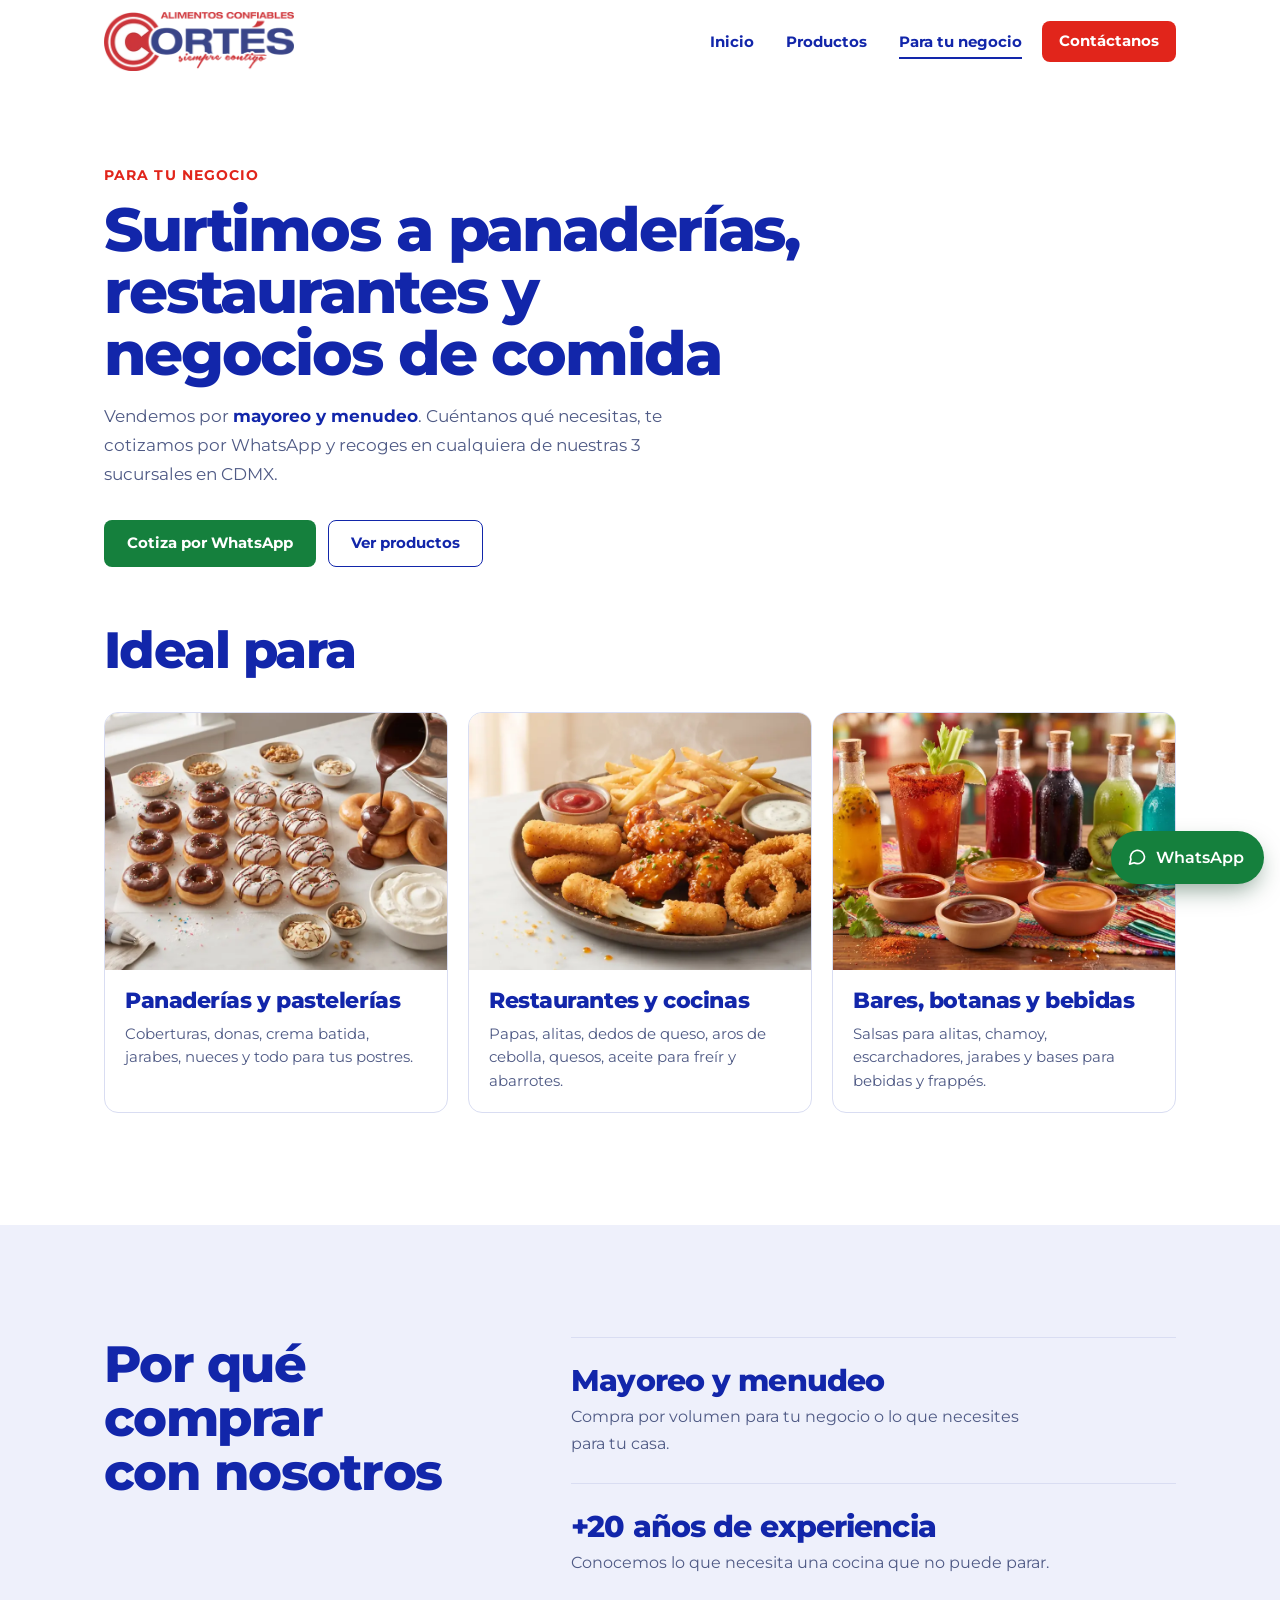
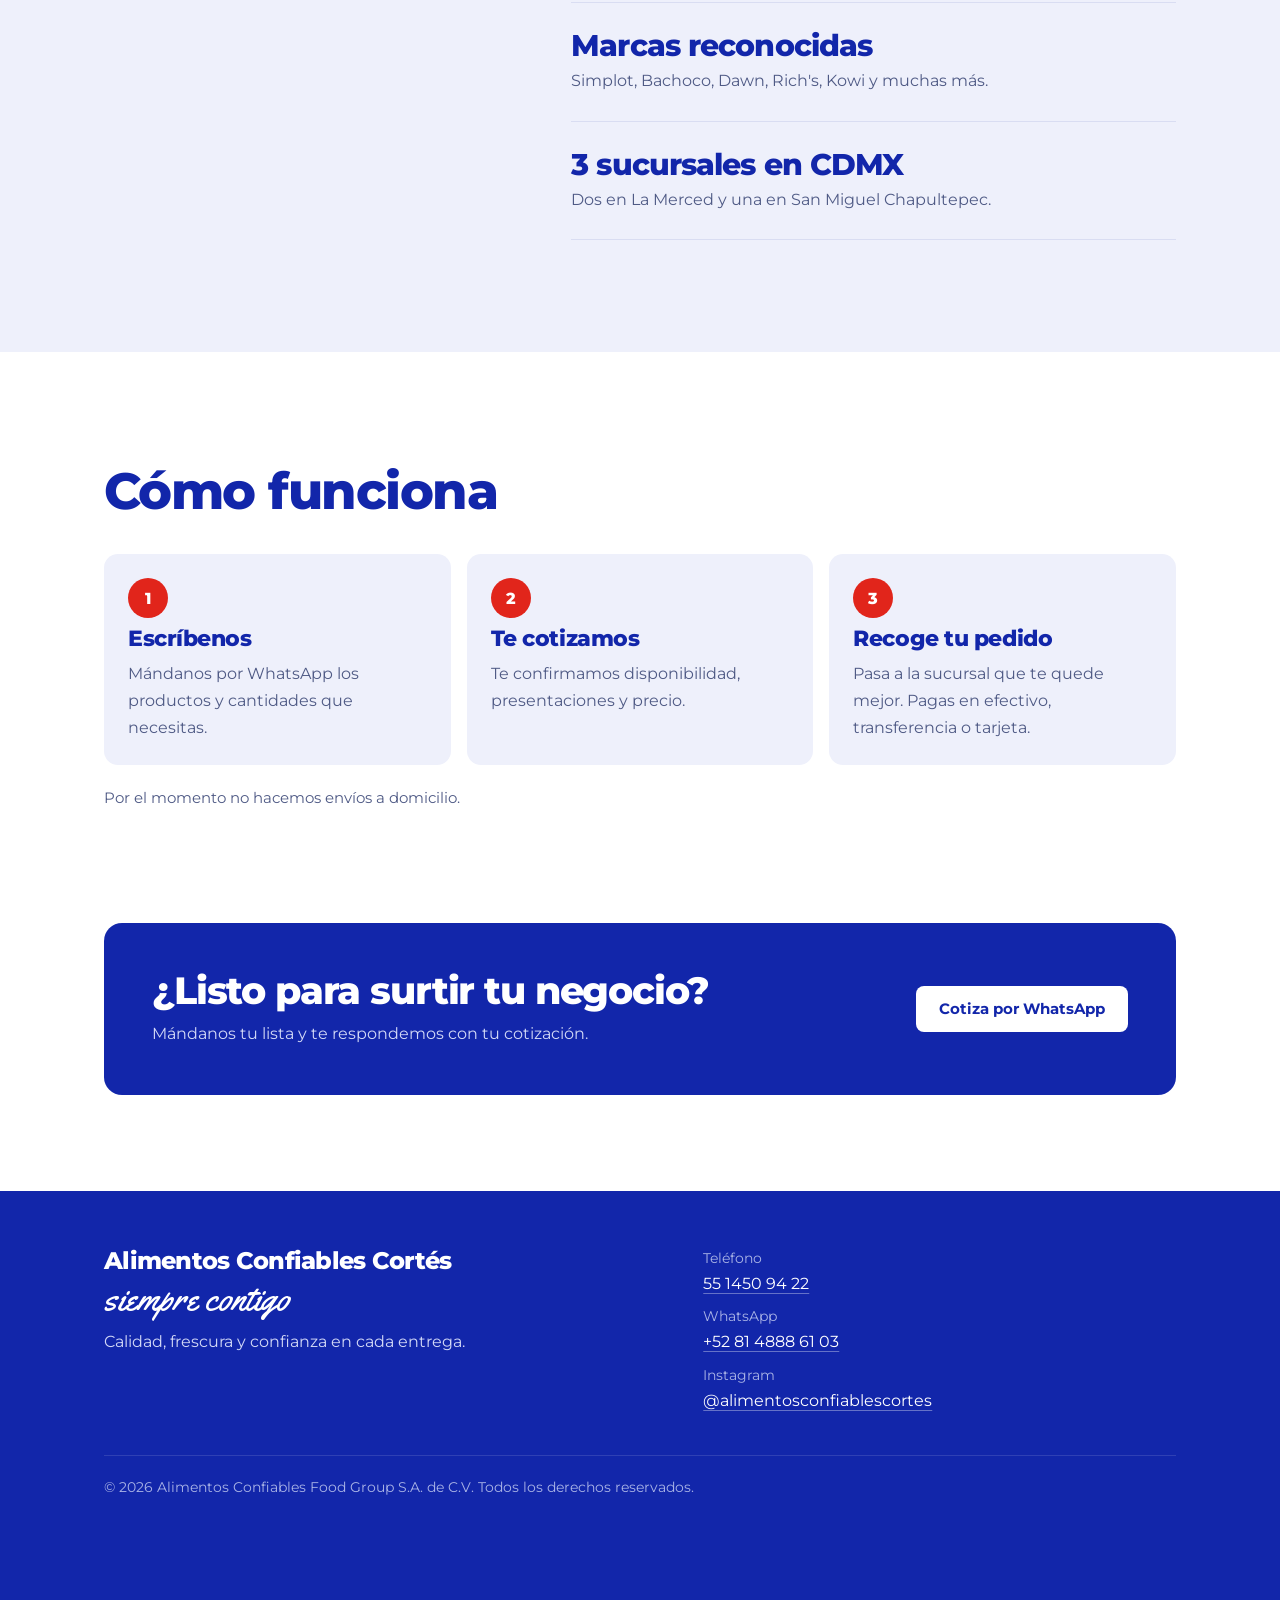
<file: negocios.html>
<!DOCTYPE html>
<html lang="es-MX">
<head>
<meta charset="utf-8">
<meta name="viewport" content="width=device-width, initial-scale=1, viewport-fit=cover">
<title>Mayoreo para panaderías, restaurantes y negocios | Alimentos Confiables Cortés</title>
<meta name="description" content="Surtimos a panaderías, restaurantes, bares y negocios de comida en CDMX. Venta de mayoreo y menudeo de congelados, repostería, quesos, salsas y abarrotes. Cotiza por WhatsApp.">
<link rel="canonical" href="https://alimentosconfiables.com/negocios">
<meta property="og:type" content="website">
<meta property="og:title" content="Mayoreo para panaderías, restaurantes y negocios | Alimentos Confiables Cortés">
<meta property="og:description" content="Surtimos a panaderías, restaurantes, bares y negocios de comida en CDMX. Venta de mayoreo y menudeo de congelados, repostería, quesos, salsas y abarrotes. Cotiza por WhatsApp.">
<meta property="og:url" content="https://alimentosconfiables.com/negocios">
<meta property="og:image" content="https://alimentosconfiables.com/og-image.png">
<meta property="og:image:width" content="1200">
<meta property="og:image:height" content="630">
<meta property="og:locale" content="es_MX">
<meta name="twitter:card" content="summary_large_image">
<meta name="theme-color" content="#ffffff">
<link rel="icon" type="image/png" href="[data-uri]">
<link rel="preconnect" href="https://fonts.googleapis.com">
<link rel="preconnect" href="https://fonts.gstatic.com" crossorigin>
<link href="https://fonts.googleapis.com/css2?family=Montserrat:wght@400..800&family=Yellowtail&display=swap" rel="stylesheet">
<link rel="stylesheet" href="estilos.css">
</head>
<body>
<header class="top" id="top"><div class="wrap bar">
  <a class="logo-link" href="/" aria-label="Ir al inicio"><img class="logo" alt="Alimentos Confiables Cortés, siempre contigo" src="logo.webp" width="400" height="124"></a>
  <button class="menu-btn" id="menuBtn" type="button" aria-expanded="false" aria-controls="nav">Menú</button>
  <nav class="nav" id="nav" aria-label="Principal">
    <a href="/">Inicio</a>
    <a href="/productos">Productos</a>
    <a href="/negocios" aria-current="page">Para tu negocio</a>
    <a class="btn sm" href="/contacto">Contáctanos</a>
  </nav>
</div></header>

<main>
<div class="page-head"><div class="wrap">
  <span class="eyebrow">Para tu negocio</span>
  <h1>Surtimos a panaderías, restaurantes y negocios de comida</h1>
  <p>Vendemos por <strong>mayoreo y menudeo</strong>. Cuéntanos qué necesitas, te cotizamos por WhatsApp y recoges en cualquiera de nuestras 3 sucursales en CDMX.</p>
  <div class="ctas"><a class="btn wa" href="https://wa.me/528148886103?text=Hola%2C%20tengo%20un%20negocio%20y%20quiero%20una%20cotizaci%C3%B3n%20de%20mayoreo." target="_blank" rel="noopener">Cotiza por WhatsApp</a><a class="btn ghost" href="/productos">Ver productos</a></div>
</div></div>
<section class="tight"><div class="wrap">
  <h2 class="sec-head">Ideal para</h2>
  <div class="cats cats-3">
    <article class="cat"><img src="cat-reposteria.webp" width="800" height="600" alt="Donas glaseadas y cobertura de chocolate" loading="lazy" decoding="async"><div><h3>Panaderías y pastelerías</h3><p>Coberturas, donas, crema batida, jarabes, nueces y todo para tus postres.</p></div></article>
    <article class="cat"><img src="cat-congelados.webp" width="800" height="600" alt="Papas, alitas y dedos de queso recién hechos" loading="lazy" decoding="async"><div><h3>Restaurantes y cocinas</h3><p>Papas, alitas, dedos de queso, aros de cebolla, quesos, aceite para freír y abarrotes.</p></div></article>
    <article class="cat"><img src="cat-salsas-jarabes.webp" width="800" height="600" alt="Michelada escarchada, salsas y jarabes" loading="lazy" decoding="async"><div><h3>Bares, botanas y bebidas</h3><p>Salsas para alitas, chamoy, escarchadores, jarabes y bases para bebidas y frappés.</p></div></article>
  </div>
</div></section>

<section class="frost"><div class="wrap split">
  <h2>Por qué comprar con nosotros</h2>
  <ul class="why">
    <li><strong>Mayoreo y menudeo</strong><span>Compra por volumen para tu negocio o lo que necesites para tu casa.</span></li>
    <li><strong>+20 años de experiencia</strong><span>Conocemos lo que necesita una cocina que no puede parar.</span></li>
    <li><strong>Marcas reconocidas</strong><span>Simplot, Bachoco, Dawn, Rich's, Kowi y muchas más.</span></li>
    <li><strong>3 sucursales en CDMX</strong><span>Dos en La Merced y una en San Miguel Chapultepec.</span></li>
  </ul>
</div></section>

<section><div class="wrap">
  <h2 class="sec-head">Cómo funciona</h2>
  <ol class="steps">
    <li><b>1</b><h3>Escríbenos</h3><p>Mándanos por WhatsApp los productos y cantidades que necesitas.</p></li>
    <li><b>2</b><h3>Te cotizamos</h3><p>Te confirmamos disponibilidad, presentaciones y precio.</p></li>
    <li><b>3</b><h3>Recoge tu pedido</h3><p>Pasa a la sucursal que te quede mejor. Pagas en efectivo, transferencia o tarjeta.</p></li>
  </ol>
  <p class="note">Por el momento no hacemos envíos a domicilio.</p>
</div></section>
<section class="band-wrap"><div class="wrap"><div class="band">
  <div><h2>¿Listo para surtir tu negocio?</h2><p>Mándanos tu lista y te respondemos con tu cotización.</p></div>
  <a class="btn light" href="https://wa.me/528148886103?text=Hola%2C%20tengo%20un%20negocio%20y%20quiero%20una%20cotizaci%C3%B3n%20de%20mayoreo." target="_blank" rel="noopener">Cotiza por WhatsApp</a>
</div></div></section>
</main>

<footer><div class="wrap">
  <div class="grid">
    <div><div class="fname">Alimentos Confiables Cortés</div><p class="sig">siempre contigo</p><p>Calidad, frescura y confianza en cada entrega.</p></div>
    <ul>
      <li><span>Teléfono</span><a href="tel:+525514509422">55 1450 94 22</a></li>
      <li><span>WhatsApp</span><a href="https://wa.me/528148886103?text=Hola%2C%20quiero%20informaci%C3%B3n%20de%20Alimentos%20Confiables%20Cort%C3%A9s." target="_blank" rel="noopener">+52 81 4888 61 03</a></li>
      <li><span>Instagram</span><a href="https://www.instagram.com/alimentosconfiablescortes/" target="_blank" rel="noopener">@alimentosconfiablescortes</a></li>
    </ul>
  </div>
  <small>© 2026 Alimentos Confiables Food Group S.A. de C.V. Todos los derechos reservados.</small>
</div></footer>
<a class="wa-float" href="https://wa.me/528148886103?text=Hola%2C%20quiero%20informaci%C3%B3n%20de%20Alimentos%20Confiables%20Cort%C3%A9s." target="_blank" rel="noopener" aria-label="Escríbenos por WhatsApp"><svg viewBox="0 0 24 24" fill="none" stroke="currentColor" stroke-width="2" stroke-linecap="round" stroke-linejoin="round" aria-hidden="true"><path d="M21 11.5a8.4 8.4 0 0 1-12.4 7.4L3 20.5l1.7-5.4A8.4 8.4 0 1 1 21 11.5Z"/></svg>WhatsApp</a>
<script src="sitio.js"></script>
</body>
</html>
</file>
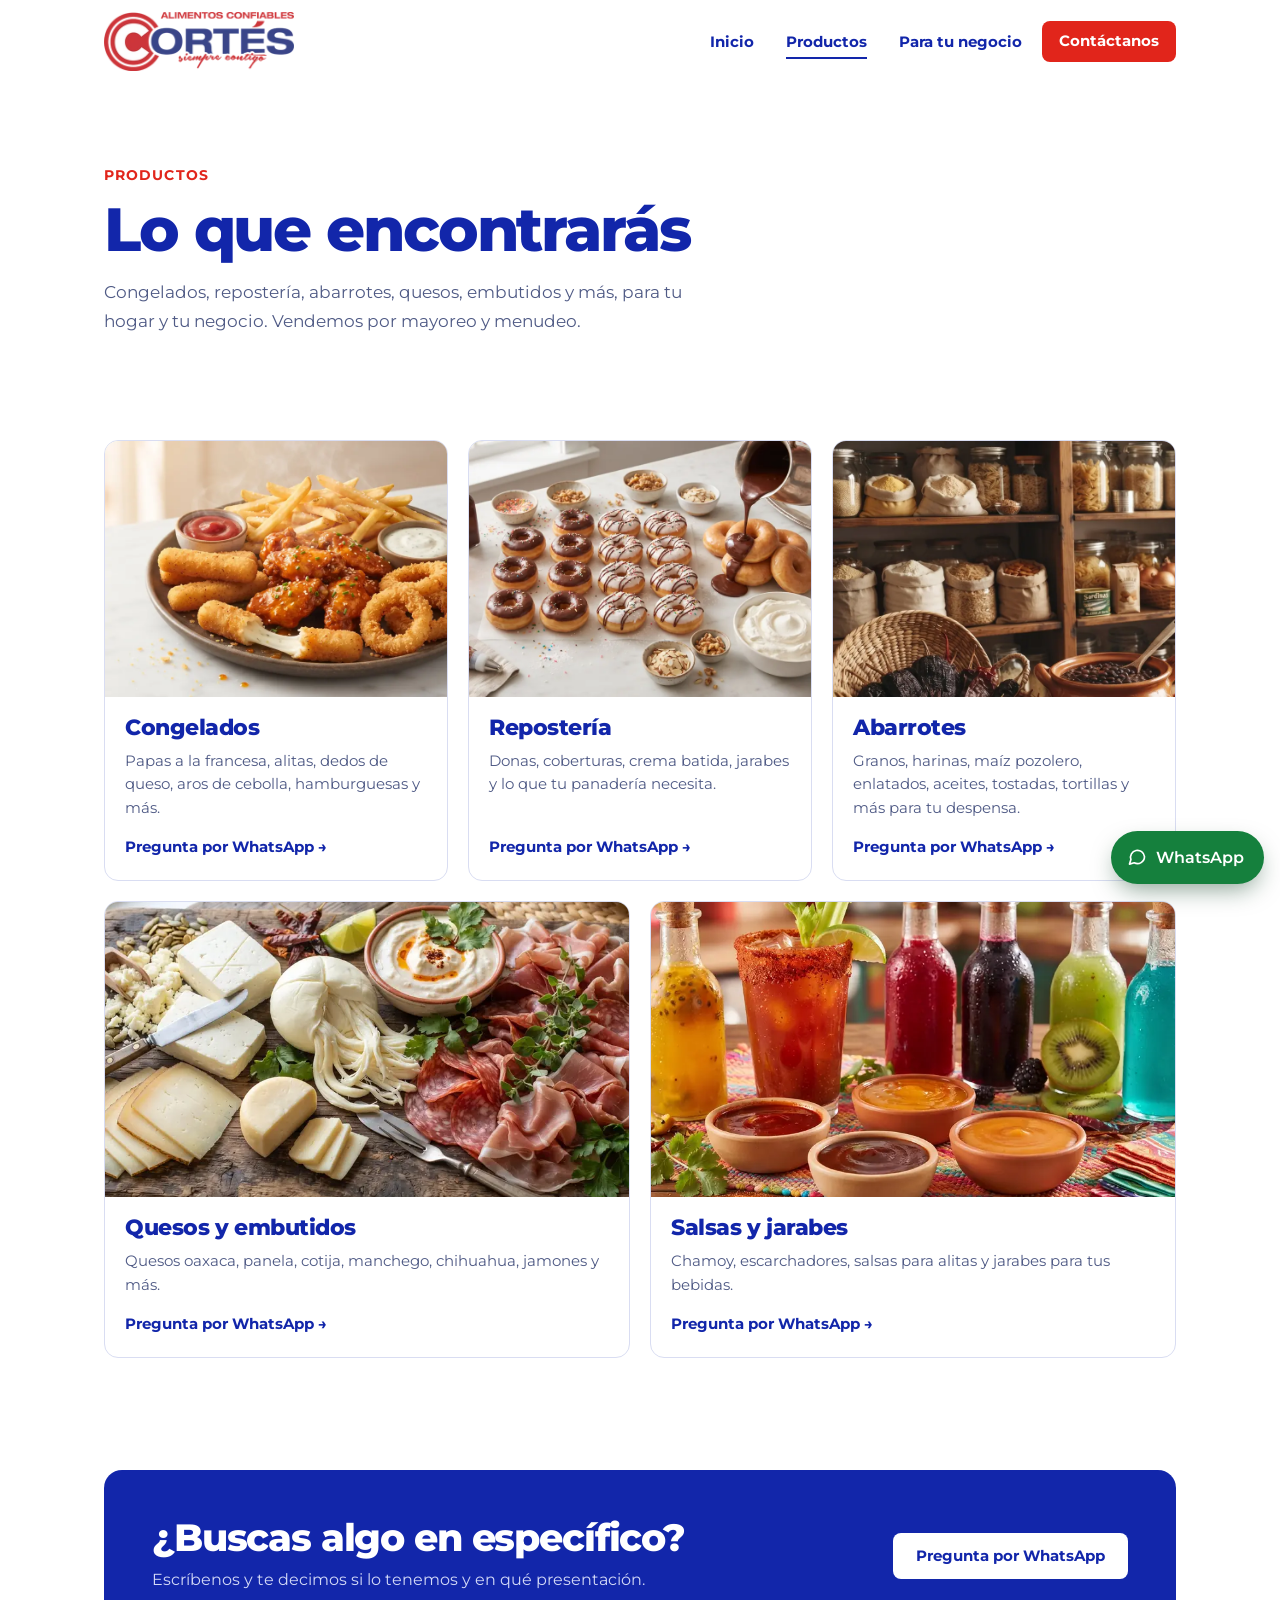
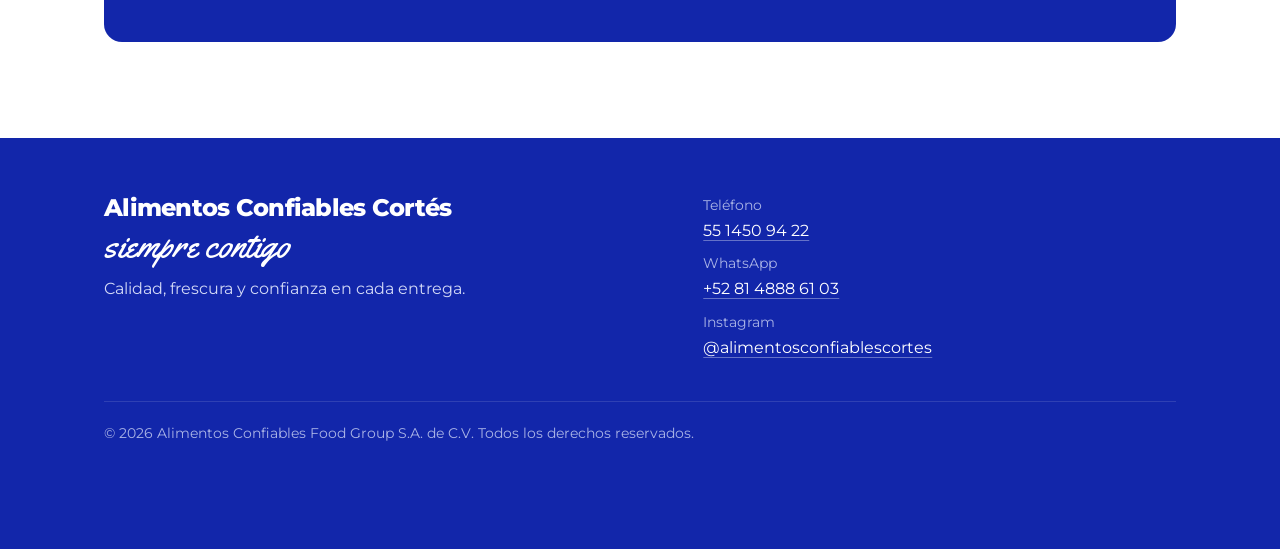
<file: productos.html>
<!DOCTYPE html>
<html lang="es-MX">
<head>
<meta charset="utf-8">
<meta name="viewport" content="width=device-width, initial-scale=1, viewport-fit=cover">
<title>Productos: congelados, repostería, quesos y más | Alimentos Confiables Cortés</title>
<meta name="description" content="Papas a la francesa, alitas, dedos de queso, insumos para repostería, quesos, embutidos, salsas, jarabes y abarrotes. Mayoreo y menudeo en CDMX.">
<link rel="canonical" href="https://alimentosconfiables.com/productos">
<meta property="og:type" content="website">
<meta property="og:title" content="Productos: congelados, repostería, quesos y más | Alimentos Confiables Cortés">
<meta property="og:description" content="Papas a la francesa, alitas, dedos de queso, insumos para repostería, quesos, embutidos, salsas, jarabes y abarrotes. Mayoreo y menudeo en CDMX.">
<meta property="og:url" content="https://alimentosconfiables.com/productos">
<meta property="og:image" content="https://alimentosconfiables.com/og-image.png">
<meta property="og:image:width" content="1200">
<meta property="og:image:height" content="630">
<meta property="og:locale" content="es_MX">
<meta name="twitter:card" content="summary_large_image">
<meta name="theme-color" content="#ffffff">
<link rel="icon" type="image/png" href="[data-uri]">
<link rel="preconnect" href="https://fonts.googleapis.com">
<link rel="preconnect" href="https://fonts.gstatic.com" crossorigin>
<link href="https://fonts.googleapis.com/css2?family=Montserrat:wght@400..800&family=Yellowtail&display=swap" rel="stylesheet">
<link rel="stylesheet" href="estilos.css">
</head>
<body>
<header class="top" id="top"><div class="wrap bar">
  <a class="logo-link" href="/" aria-label="Ir al inicio"><img class="logo" alt="Alimentos Confiables Cortés, siempre contigo" src="logo.webp" width="400" height="124"></a>
  <button class="menu-btn" id="menuBtn" type="button" aria-expanded="false" aria-controls="nav">Menú</button>
  <nav class="nav" id="nav" aria-label="Principal">
    <a href="/">Inicio</a>
    <a href="/productos" aria-current="page">Productos</a>
    <a href="/negocios">Para tu negocio</a>
    <a class="btn sm" href="/contacto">Contáctanos</a>
  </nav>
</div></header>

<main>
<div class="page-head"><div class="wrap">
  <span class="eyebrow">Productos</span>
  <h1>Lo que encontrarás</h1>
  <p>Congelados, repostería, abarrotes, quesos, embutidos y más, para tu hogar y tu negocio. Vendemos por mayoreo y menudeo.</p>
</div></div>
<section id="categorias" class="tight"><div class="wrap">
  <div class="cats">
    <article class="cat"><img src="cat-congelados.webp" width="800" height="600" alt="Papas a la francesa, alitas, dedos de queso y aros de cebolla" loading="lazy" decoding="async"><div><h3>Congelados</h3><p>Papas a la francesa, alitas, dedos de queso, aros de cebolla, hamburguesas y más.</p><a href="https://wa.me/528148886103?text=Hola%2C%20quiero%20informaci%C3%B3n%20de%20congelados." target="_blank" rel="noopener">Pregunta por WhatsApp <span aria-hidden="true">→</span></a></div></article>
    <article class="cat"><img src="cat-reposteria.webp" width="800" height="600" alt="Donas glaseadas, cobertura de chocolate y crema batida" loading="lazy" decoding="async"><div><h3>Repostería</h3><p>Donas, coberturas, crema batida, jarabes y lo que tu panadería necesita.</p><a href="https://wa.me/528148886103?text=Hola%2C%20quiero%20informaci%C3%B3n%20de%20reposter%C3%ADa." target="_blank" rel="noopener">Pregunta por WhatsApp <span aria-hidden="true">→</span></a></div></article>
    <article class="cat"><img src="cat-abarrotes.webp" width="800" height="600" alt="Despensa con granos, harinas, pastas, enlatados, chiles secos y aceites" loading="lazy" decoding="async"><div><h3>Abarrotes</h3><p>Granos, harinas, maíz pozolero, enlatados, aceites, tostadas, tortillas y más para tu despensa.</p><a href="https://wa.me/528148886103?text=Hola%2C%20quiero%20informaci%C3%B3n%20de%20abarrotes." target="_blank" rel="noopener">Pregunta por WhatsApp <span aria-hidden="true">→</span></a></div></article>
    <article class="cat"><img src="cat-quesos-embutidos.webp" width="800" height="600" alt="Tabla de quesos oaxaca, panela, cotija y manchego con embutidos" loading="lazy" decoding="async"><div><h3>Quesos y embutidos</h3><p>Quesos oaxaca, panela, cotija, manchego, chihuahua, jamones y más.</p><a href="https://wa.me/528148886103?text=Hola%2C%20quiero%20informaci%C3%B3n%20de%20quesos%20y%20embutidos." target="_blank" rel="noopener">Pregunta por WhatsApp <span aria-hidden="true">→</span></a></div></article>
    <article class="cat"><img src="cat-salsas-jarabes.webp" width="800" height="600" alt="Michelada escarchada, salsas y jarabes de colores" loading="lazy" decoding="async"><div><h3>Salsas y jarabes</h3><p>Chamoy, escarchadores, salsas para alitas y jarabes para tus bebidas.</p><a href="https://wa.me/528148886103?text=Hola%2C%20quiero%20informaci%C3%B3n%20de%20salsas%20y%20jarabes." target="_blank" rel="noopener">Pregunta por WhatsApp <span aria-hidden="true">→</span></a></div></article>
  </div>
</div></section>

<section class="band-wrap"><div class="wrap"><div class="band">
  <div><h2>¿Buscas algo en específico?</h2><p>Escríbenos y te decimos si lo tenemos y en qué presentación.</p></div>
  <a class="btn light" href="https://wa.me/528148886103?text=Hola%2C%20quiero%20informaci%C3%B3n%20de%20Alimentos%20Confiables%20Cort%C3%A9s." target="_blank" rel="noopener">Pregunta por WhatsApp</a>
</div></div></section>
</main>

<footer><div class="wrap">
  <div class="grid">
    <div><div class="fname">Alimentos Confiables Cortés</div><p class="sig">siempre contigo</p><p>Calidad, frescura y confianza en cada entrega.</p></div>
    <ul>
      <li><span>Teléfono</span><a href="tel:+525514509422">55 1450 94 22</a></li>
      <li><span>WhatsApp</span><a href="https://wa.me/528148886103?text=Hola%2C%20quiero%20informaci%C3%B3n%20de%20Alimentos%20Confiables%20Cort%C3%A9s." target="_blank" rel="noopener">+52 81 4888 61 03</a></li>
      <li><span>Instagram</span><a href="https://www.instagram.com/alimentosconfiablescortes/" target="_blank" rel="noopener">@alimentosconfiablescortes</a></li>
    </ul>
  </div>
  <small>© 2026 Alimentos Confiables Food Group S.A. de C.V. Todos los derechos reservados.</small>
</div></footer>
<a class="wa-float" href="https://wa.me/528148886103?text=Hola%2C%20quiero%20informaci%C3%B3n%20de%20Alimentos%20Confiables%20Cort%C3%A9s." target="_blank" rel="noopener" aria-label="Escríbenos por WhatsApp"><svg viewBox="0 0 24 24" fill="none" stroke="currentColor" stroke-width="2" stroke-linecap="round" stroke-linejoin="round" aria-hidden="true"><path d="M21 11.5a8.4 8.4 0 0 1-12.4 7.4L3 20.5l1.7-5.4A8.4 8.4 0 1 1 21 11.5Z"/></svg>WhatsApp</a>
<script src="sitio.js"></script>
</body>
</html>
</file>
<file: estilos.css>
:root{
  --ink:#1226aa;--text:#161c40;--mute:#4f5a85;--frost:#eef0fb;--snow:#ffffff;--line:#d9ddf2;
  --red:#e1251b;--red-d:#bd1b12;--green:#15803d;--green-d:#116a33;
  --font:"Montserrat",system-ui,-apple-system,"Segoe UI",Roboto,"Helvetica Neue",Arial,sans-serif;
  --script:"Yellowtail","Brush Script MT",cursive;
  --ease-out:cubic-bezier(.23,1,.32,1);--ease-io:cubic-bezier(.77,0,.175,1);
  color-scheme:light}
*,*::before,*::after{box-sizing:border-box}
html{scroll-behavior:smooth;scroll-padding-top:88px;-webkit-text-size-adjust:100%}
body{margin:0;background:var(--snow);color:var(--text);font-family:var(--font);font-size:1rem;line-height:1.7;-webkit-font-smoothing:antialiased;text-rendering:optimizeLegibility}
img{max-width:100%;display:block}
a{color:inherit}
[hidden]{display:none!important}
:focus-visible{outline:2px solid var(--ink);outline-offset:3px;border-radius:4px}
.wrap{max-width:1120px;margin:0 auto;padding:0 24px}

/* Tipografía: Montserrat como sustituto web de Gotham (manual de marca) */
h1,h2,h3,.disp{font-family:var(--font);font-weight:800;color:var(--ink);margin:0}
h2,h3{text-wrap:balance}
h1{font-size:clamp(2.45rem,6.3vw,4.7rem);line-height:1.02;letter-spacing:-.035em}
h2{font-size:clamp(2rem,4.6vw,3.2rem);line-height:1.05;letter-spacing:-.03em}
h3{font-size:1.4rem;line-height:1.15;letter-spacing:-.02em}
p{margin:0}

/* Botones */
.btn{display:inline-flex;align-items:center;justify-content:center;gap:8px;font:inherit;font-size:.95rem;font-weight:700;line-height:1.2;padding:13px 22px;border-radius:8px;border:1.5px solid transparent;background:var(--red);color:#fff;text-decoration:none;cursor:pointer;transition:transform 160ms var(--ease-out),background-color 160ms ease,color 160ms ease,border-color 160ms ease}
.btn:active{transform:scale(.97)}
.btn.wa{background:var(--green)}
.btn.ghost{background:transparent;color:var(--ink);border-color:var(--ink)}
.btn.light{background:#fff;color:var(--ink)}
.btn.sm{padding:10px 16px;font-size:.95rem}
@media (hover:hover) and (pointer:fine){
  .btn:hover{background:var(--red-d)}
  .btn.wa:hover{background:var(--green-d)}
  .btn.ghost:hover{background:var(--ink);color:#fff}
  .btn.light:hover{background:var(--frost)}
}

/* Encabezado */
.top{position:sticky;top:0;z-index:30;background:rgba(255,255,255,.9);-webkit-backdrop-filter:saturate(1.4) blur(12px);backdrop-filter:saturate(1.4) blur(12px);border-bottom:1px solid transparent;transition:border-color 200ms ease}
.top.scrolled{border-bottom-color:var(--line)}
.bar{display:flex;align-items:center;justify-content:space-between;gap:16px;padding-top:12px;padding-bottom:12px}
.logo-link{display:block;flex:0 0 auto;border-radius:6px}
.logo{width:190px;height:auto}
.nav{display:flex;align-items:center;gap:8px}
.nav a:not(.btn){position:relative;color:var(--ink);text-decoration:none;font-weight:700;font-size:.95rem;padding:10px 12px}
.nav a:not(.btn)::after{content:"";position:absolute;left:12px;right:12px;bottom:5px;height:2px;background:var(--ink);transform:scaleX(0);transform-origin:left;transition:transform 220ms var(--ease-out)}
.nav a[aria-current="page"]::after{transform:scaleX(1)}
@media (hover:hover) and (pointer:fine){.nav a:not(.btn):hover::after{transform:scaleX(1)}}
.menu-btn{display:none;align-items:center;gap:8px;background:transparent;color:var(--ink);border:1.5px solid var(--ink);border-radius:8px;padding:9px 16px;font:inherit;font-weight:600;cursor:pointer;transition:transform 160ms var(--ease-out),background-color 160ms ease,color 160ms ease}
.menu-btn:active{transform:scale(.97)}

/* Hero */
.hero{padding:clamp(40px,7vw,88px) 0 clamp(56px,8vw,96px)}
.hero-grid{display:grid;gap:48px;align-items:center}
.hero-copy p{max-width:50ch;margin-top:26px;font-size:1.06rem;color:var(--mute)}
.hero-copy p strong{color:var(--ink);font-weight:600}
.ctas{display:flex;flex-wrap:wrap;gap:12px;margin-top:32px}

/* Tablero de hoy */
.board{background:var(--ink);color:#fff;border-radius:14px;padding:6px 0 8px;box-shadow:0 24px 48px -24px rgba(18,38,170,.45)}
.board h2{font-family:var(--font);font-weight:600;font-size:.95rem;line-height:1.3;letter-spacing:0;color:#c5ccf2;padding:16px 24px 10px}
.board .row{display:grid;grid-template-columns:1fr auto;column-gap:16px;align-items:center;padding:15px 24px;border-top:1px solid rgba(255,255,255,.1);color:#fff;text-decoration:none;transition:background-color 150ms ease}
.board .row:active{background:rgba(255,255,255,.1)}
.board .nm{font-weight:700;font-size:1rem;line-height:1.25}
.board .hr{grid-column:1;color:#c5ccf2;font-size:.92rem;line-height:1.35}
.board .st{grid-column:2;grid-row:1/3;display:flex;align-items:center;gap:8px;font-weight:600;font-size:.95rem}
.board :focus-visible{outline-color:#fff;outline-offset:-3px}
@media (hover:hover) and (pointer:fine){.board .row:hover{background:rgba(255,255,255,.07)}}
.dot{position:relative;width:9px;height:9px;border-radius:50%;flex:0 0 auto;background:#4ade80}
.dot.off{background:transparent;box-shadow:inset 0 0 0 1.5px #a9b3e6}
.dot.on::after{content:"";position:absolute;inset:0;border-radius:50%;background:inherit;animation:ping 2.6s ease-out infinite}
@keyframes ping{0%{transform:scale(1);opacity:.55}70%,100%{transform:scale(2.8);opacity:0}}

/* Secciones */
section{padding:clamp(64px,9vw,112px) 0}
section.frost{background:var(--frost)}
.sec-head{margin-bottom:36px}

/* Marcas */
.car{position:relative}
.viewport{overflow:hidden;border-radius:12px}
.track{display:flex;transition:transform 500ms var(--ease-io)}
.slide{flex:0 0 100%;display:grid;grid-template-columns:repeat(3,1fr);gap:14px;align-content:center}
.slide .b{background:#fff;border-radius:12px;height:clamp(96px,20vw,148px);display:flex;align-items:center;justify-content:center;padding:clamp(12px,3vw,28px)}
.slide img{max-width:100%;max-height:100%;object-fit:contain}
.slide.last{grid-template-columns:1fr}
.slide .b.more{height:auto;min-height:clamp(96px,20vw,148px);text-align:center;background:var(--ink)}
.slide .b.more span{display:block;font-family:var(--font);font-weight:800;font-size:clamp(1.5rem,4.6vw,2.4rem);line-height:1.05;letter-spacing:-.03em;color:#fff}
.slide .b.more p{margin:8px 0 16px;color:#d3d9f7;font-size:1rem}
.dots{display:flex;justify-content:center;gap:0;margin-top:8px}
.dots button{width:32px;height:32px;border-radius:50%;border:0;padding:10px;background:var(--line);background-clip:content-box;cursor:pointer;transition:transform 160ms var(--ease-out),background-color 160ms ease}
.dots button[aria-current="true"]{background-color:var(--ink);transform:scale(1.25)}

/* Por qué elegirnos */
.split{display:grid;gap:32px}
.why{list-style:none;margin:0;padding:0}
.why li{display:grid;gap:6px;padding:26px 0;border-top:1px solid var(--line)}
.why li:last-child{border-bottom:1px solid var(--line)}
.why strong{font-family:var(--font);font-weight:800;font-size:clamp(1.35rem,3vw,1.85rem);line-height:1.1;letter-spacing:-.03em;color:var(--ink)}
.why span{color:var(--mute);max-width:44ch}

/* Contacto */
.contact{display:grid;gap:40px}
.contact-info p{color:var(--mute);max-width:40ch;margin-top:20px}
.contact-list{list-style:none;margin:36px 0 0;padding:0;display:grid;gap:22px}
.contact-list span{display:block;font-size:.92rem;color:var(--mute)}
.contact-list a{font-size:1.12rem;font-weight:700;color:var(--ink);text-decoration:underline;text-decoration-thickness:1px;text-underline-offset:5px;text-decoration-color:var(--line);transition:text-decoration-color 160ms ease,color 160ms ease;overflow-wrap:anywhere}
@media (hover:hover) and (pointer:fine){.contact-list a:hover{text-decoration-color:var(--red);color:var(--red-d)}}
.contact-form{background:#fff;border-radius:16px;padding:clamp(22px,4vw,36px);display:grid;gap:18px;box-shadow:0 1px 0 rgba(18,38,170,.04),0 30px 60px -36px rgba(18,38,170,.35)}
.contact-form label{display:grid;gap:8px;font-weight:600;color:var(--ink);font-size:.95rem}
.contact-form label small{font-weight:400;color:var(--mute);font-size:.95rem}
.contact-form input,.contact-form select,.contact-form textarea{font:inherit;font-weight:400;color:var(--text);background:var(--frost);border:1.5px solid transparent;border-radius:10px;padding:13px 14px;width:100%;transition:background-color 160ms ease,border-color 160ms ease,box-shadow 160ms ease}
.contact-form select{appearance:none;-webkit-appearance:none;padding-right:42px;background-image:url("data:image/svg+xml,%3Csvg xmlns='http://www.w3.org/2000/svg' width='14' height='9' fill='none' stroke='%231226aa' stroke-width='2' stroke-linecap='round' stroke-linejoin='round'%3E%3Cpath d='m1 1.5 6 6 6-6'/%3E%3C/svg%3E");background-repeat:no-repeat;background-position:right 16px center;cursor:pointer}
.contact-form textarea{min-height:132px;resize:vertical}
.contact-form ::placeholder{color:#8a93b8}
.contact-form input:focus-visible,.contact-form select:focus-visible,.contact-form textarea:focus-visible{outline:0;background:#fff;border-color:var(--ink);box-shadow:0 0 0 4px rgba(18,38,170,.14)}
.contact-form input:user-invalid,.contact-form textarea:user-invalid{border-color:var(--red)}
.form-actions{display:flex;flex-wrap:wrap;gap:12px;margin-top:4px}
.form-note{color:var(--mute);font-size:.9rem}

/* Sucursales */
.branches{display:grid;gap:0}
.branch{display:flex;flex-direction:column;gap:14px;padding:32px 0;border-top:1px solid var(--line)}
.branch:first-child{border-top:0;padding-top:0}
.branch address{font-style:normal;color:var(--mute);max-width:38ch}
.branch dl{margin:0;display:grid;grid-template-columns:auto 1fr;gap:4px 18px;font-size:.97rem}
.branch dt{color:var(--mute)}
.branch dd{margin:0;color:var(--ink);font-weight:600}
.branch .btn{align-self:flex-start;margin-top:auto}
.open-now{display:flex;align-items:center;gap:8px;font-weight:600;font-size:.95rem;margin-top:-4px}
.open-now.on{color:var(--green)}
.open-now.off{color:var(--mute)}
.open-now .dot.off{box-shadow:inset 0 0 0 1.5px var(--mute)}
.open-now .dot.on{background:var(--green)}

/* Pie */
footer{background:var(--ink);color:#d3d9f7;padding:56px 0 calc(104px + env(safe-area-inset-bottom,0px));font-size:.98rem}
footer .grid{display:grid;gap:32px}
footer .fname{font-family:var(--font);font-weight:800;font-size:1.5rem;line-height:1.15;letter-spacing:-.03em;color:#fff}
footer .sig{font-family:var(--script);font-size:2.2rem;line-height:1.1;color:#fff;margin-top:6px;max-width:none}
footer p{margin-top:10px;max-width:34ch}
footer ul{list-style:none;margin:0;padding:0;display:grid;gap:8px}
footer ul span{display:block;font-size:.88rem;color:#a9b3e6}
footer a{color:#fff;text-decoration:underline;text-decoration-thickness:1px;text-underline-offset:4px;text-decoration-color:rgba(255,255,255,.35);transition:text-decoration-color 160ms ease}
footer :focus-visible{outline-color:#fff}
@media (hover:hover) and (pointer:fine){footer a:hover{text-decoration-color:#fff}}
footer small{display:block;margin-top:40px;padding-top:20px;border-top:1px solid rgba(255,255,255,.12);font-size:.85rem;color:#a9b3e6}

/* WhatsApp flotante */
.wa-float{position:fixed;right:16px;bottom:calc(16px + env(safe-area-inset-bottom,0px));display:inline-flex;align-items:center;gap:9px;background:var(--green);color:#fff;text-decoration:none;font-weight:600;padding:13px 20px 13px 16px;border-radius:999px;box-shadow:0 10px 24px -6px rgba(10,60,30,.5);z-index:20;transition:transform 180ms var(--ease-out),background-color 160ms ease,box-shadow 180ms var(--ease-out)}
.wa-float svg{width:20px;height:20px;flex:0 0 auto}
.wa-float:active{transform:scale(.97)}
@media (hover:hover) and (pointer:fine){.wa-float:hover{background:var(--green-d);transform:translateY(-2px);box-shadow:0 16px 30px -8px rgba(10,60,30,.55)}.wa-float:active{transform:scale(.97)}}

/* Entrada de la página: un solo momento orquestado */
@keyframes rise{from{transform:translateY(106%)}to{transform:none}}
@keyframes fadeUp{from{opacity:0;transform:translateY(12px)}to{opacity:1;transform:none}}
@keyframes fade{from{opacity:0}to{opacity:1}}
h1 .w{display:inline-block;overflow:hidden;vertical-align:top;padding:.04em .02em .1em;margin:-.04em -.02em -.1em}
h1 .w>span{display:inline-block;animation:rise 760ms var(--ease-out) both;animation-delay:calc(80ms + var(--i)*45ms)}
.hero-copy p{animation:fadeUp 620ms var(--ease-out) 640ms both}
.ctas{animation:fadeUp 620ms var(--ease-out) 740ms both}
.board{animation:fadeUp 720ms var(--ease-out) 560ms both}
@keyframes navIn{from{opacity:0;transform:translateY(-8px)}to{opacity:1;transform:none}}


/* Foto destacada */
.feature{position:relative;margin:clamp(40px,6vw,64px) 0 0;border-radius:18px;overflow:hidden;background:#f4f1ee}
.feature img{width:100%;height:auto;aspect-ratio:16/9;object-fit:cover;object-position:right center}
.feature figcaption{padding:22px 4px 0;display:grid;gap:10px;justify-items:start}
.feature .eyebrow{font-weight:700;font-size:.85rem;letter-spacing:.08em;text-transform:uppercase;color:var(--red)}
.feature strong{font-family:var(--font);font-weight:800;font-size:clamp(1.4rem,3vw,2.1rem);line-height:1.1;letter-spacing:-.03em;color:var(--ink);max-width:16ch}
@media (max-width:759px){.feature{background:none;border-radius:0}.feature img{border-radius:14px;aspect-ratio:4/3;object-position:80% center}}
@media (min-width:760px){
  .feature::after{content:"";position:absolute;inset:0;background:linear-gradient(90deg,rgba(255,255,255,.94) 0%,rgba(255,255,255,.86) 30%,rgba(255,255,255,0) 52%);pointer-events:none}
  .feature figcaption{z-index:1;position:absolute;left:clamp(28px,4vw,56px);top:50%;transform:translateY(-50%);padding:0;max-width:34%}
}

/* Categorías */
.cats{display:grid;gap:20px;grid-template-columns:1fr}
.cat{display:flex;flex-direction:column;background:#fff;border:1px solid var(--line);border-radius:14px;overflow:hidden;transition:transform 200ms var(--ease-out),box-shadow 200ms ease}
.cat img{width:100%;height:auto;aspect-ratio:4/3;object-fit:cover}
.cat div{display:flex;flex-direction:column;gap:8px;padding:18px 20px 20px;flex:1}
.cat p{color:var(--mute);font-size:.95rem;line-height:1.55}
.cat a{margin-top:auto;padding-top:8px;font-weight:700;font-size:.92rem;color:var(--ink);text-decoration:none}
.cat a span{display:inline-block;transition:transform 180ms var(--ease-out)}
@media (hover:hover) and (pointer:fine){.cat:hover{transform:translateY(-3px);box-shadow:0 22px 40px -28px rgba(18,38,170,.45)}.cat a:hover span{transform:translateX(3px)}}
#categorias{padding-top:clamp(24px,4vw,48px)}
.hero{padding-bottom:clamp(32px,5vw,56px)}
.sec-intro{color:var(--mute);max-width:56ch;margin:-20px 0 32px}
@media (min-width:560px){.cats{grid-template-columns:repeat(2,1fr)}}
@media (min-width:1000px){#categorias .cats{grid-template-columns:repeat(6,1fr)}#categorias .cat{grid-column:span 2}#categorias .cat:nth-child(n+4){grid-column:span 3}#categorias .cat:nth-child(n+4) img{aspect-ratio:16/9}}


/* Páginas internas */
.eyebrow{display:inline-block;font-weight:700;font-size:.85rem;letter-spacing:.08em;text-transform:uppercase;color:var(--red)}
.page-head{padding:clamp(40px,6vw,80px) 0 clamp(32px,5vw,56px)}
.page-head h1{font-size:clamp(2.2rem,5.4vw,3.8rem);max-width:18ch;margin-top:10px;text-wrap:balance}
.page-head p{max-width:56ch;margin-top:18px;font-size:1.06rem;color:var(--mute)}
.page-head p strong{color:var(--ink);font-weight:700}
section.tight{padding-top:0}
section.tight-top{padding-top:clamp(40px,6vw,64px)}
.cats-3{grid-template-columns:1fr}
@media (min-width:760px){.cats-3{grid-template-columns:repeat(3,1fr)}}
/* Banda de llamado */
.band-wrap{padding:0 0 clamp(56px,8vw,96px)}
.band{background:var(--ink);color:#fff;border-radius:18px;padding:clamp(28px,4vw,48px);display:flex;flex-wrap:wrap;align-items:center;justify-content:space-between;gap:24px}
.band h2{color:#fff;font-size:clamp(1.6rem,3.4vw,2.4rem)}
.band p{color:#d3d9f7;margin-top:8px;max-width:48ch}
.band-btns{display:flex;flex-wrap:wrap;gap:12px}
.band .btn.wa{box-shadow:0 0 0 1.5px rgba(255,255,255,.25)}
/* Pasos */
.steps{list-style:none;margin:0;padding:0;display:grid;gap:16px}
.steps li{background:var(--frost);border-radius:14px;padding:24px;display:grid;gap:8px;align-content:start}
.steps b{display:grid;place-items:center;width:40px;height:40px;border-radius:50%;background:var(--red);color:#fff;font-weight:800}
.steps p{color:var(--mute)}
.note{margin-top:20px;color:var(--mute);font-size:.95rem}
@media (min-width:760px){.steps{grid-template-columns:repeat(3,1fr)}}
/* Preguntas frecuentes */
.faq{max-width:820px;border-top:1px solid var(--line)}
.faq details{border-bottom:1px solid var(--line)}
.faq summary{list-style:none;cursor:pointer;display:flex;justify-content:space-between;align-items:center;gap:16px;padding:22px 0;font-weight:700;font-size:1.12rem;color:var(--ink)}
.faq summary::-webkit-details-marker{display:none}
.faq summary::after{content:"+";flex:0 0 auto;width:32px;height:32px;display:grid;place-items:center;border-radius:50%;background:var(--frost);font-size:1.3rem;font-weight:600;transition:transform 200ms var(--ease-out)}
.faq details[open] summary::after{transform:rotate(45deg)}
.faq details p{color:var(--mute);padding:0 48px 24px 0;max-width:64ch}
.faq details a{color:var(--ink);font-weight:700}
@media (max-width:1100px){.nav a:not(.btn){padding:10px 8px;font-size:.9rem}.nav a:not(.btn)::after{left:8px;right:8px}}

/* Responsive */
@media (min-width:760px){
  .split{grid-template-columns:1fr 1.5fr;gap:64px}
  .contact{grid-template-columns:1fr 1.15fr;gap:72px;align-items:start}
  .branches{grid-template-columns:repeat(3,1fr)}
  .branch{padding:0 32px;border-top:0;border-left:1px solid var(--line)}
  .branch:first-child{padding-left:0;border-left:0}
  .branch:last-child{padding-right:0}
  footer .grid{grid-template-columns:1.2fr 1fr}
}
@media (min-width:1000px){
  .hero-grid{grid-template-columns:minmax(0,1.75fr) minmax(0,1fr);gap:64px}
}
@media (max-width:759px){
  .logo{width:140px}
  .menu-btn{display:inline-flex}
  .nav{display:none;position:absolute;left:0;right:0;top:100%;background:var(--snow);flex-direction:column;align-items:stretch;gap:2px;padding:8px 24px 20px;border-bottom:1px solid var(--line);box-shadow:0 24px 32px -20px rgba(18,38,170,.3)}
  .nav.open{display:flex;animation:navIn 180ms var(--ease-out)}
  .nav a:not(.btn){padding:14px 0}
  .nav a:not(.btn)::after{left:0;right:auto;width:28px;bottom:8px}
  .nav .btn{margin-top:10px}
  html{scroll-padding-top:76px}
  .ctas .btn{flex:1 1 100%}
  .form-actions>*{flex:1 1 100%}
  .branch .btn{align-self:stretch}
  .slide{gap:10px}
}
@media (prefers-reduced-motion:reduce){
  html{scroll-behavior:auto}
  .track{transition:none}
  h1 .w>span{animation:fade 400ms ease both;animation-delay:0ms}
  .hero-copy p,.ctas,.board{animation:fade 400ms ease both;animation-delay:0ms}
  .btn:active,.menu-btn:active,.wa-float:active{transform:none}
  .nav.open{animation:none}
  .dots button{transition:none}
  .dot.on::after{animation:none}
  .wa-float:hover{transform:none}
}
</file>
